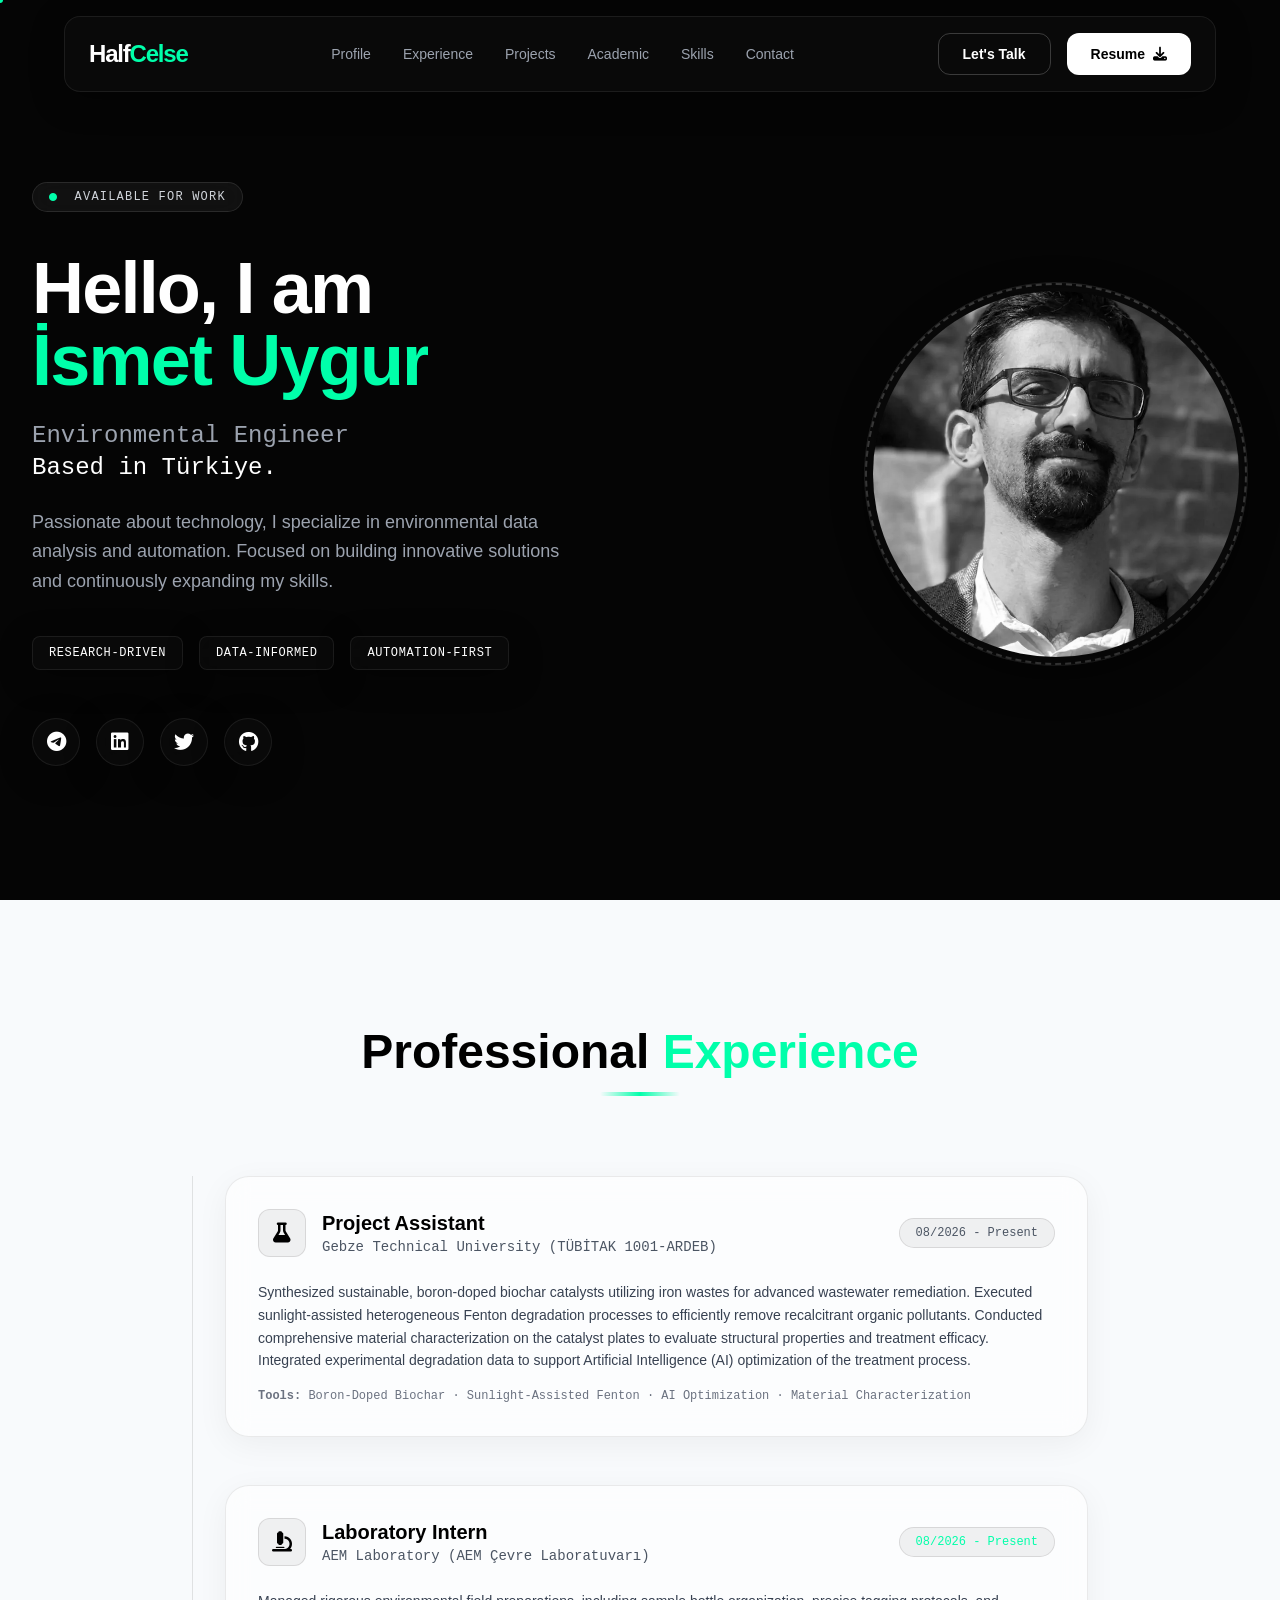
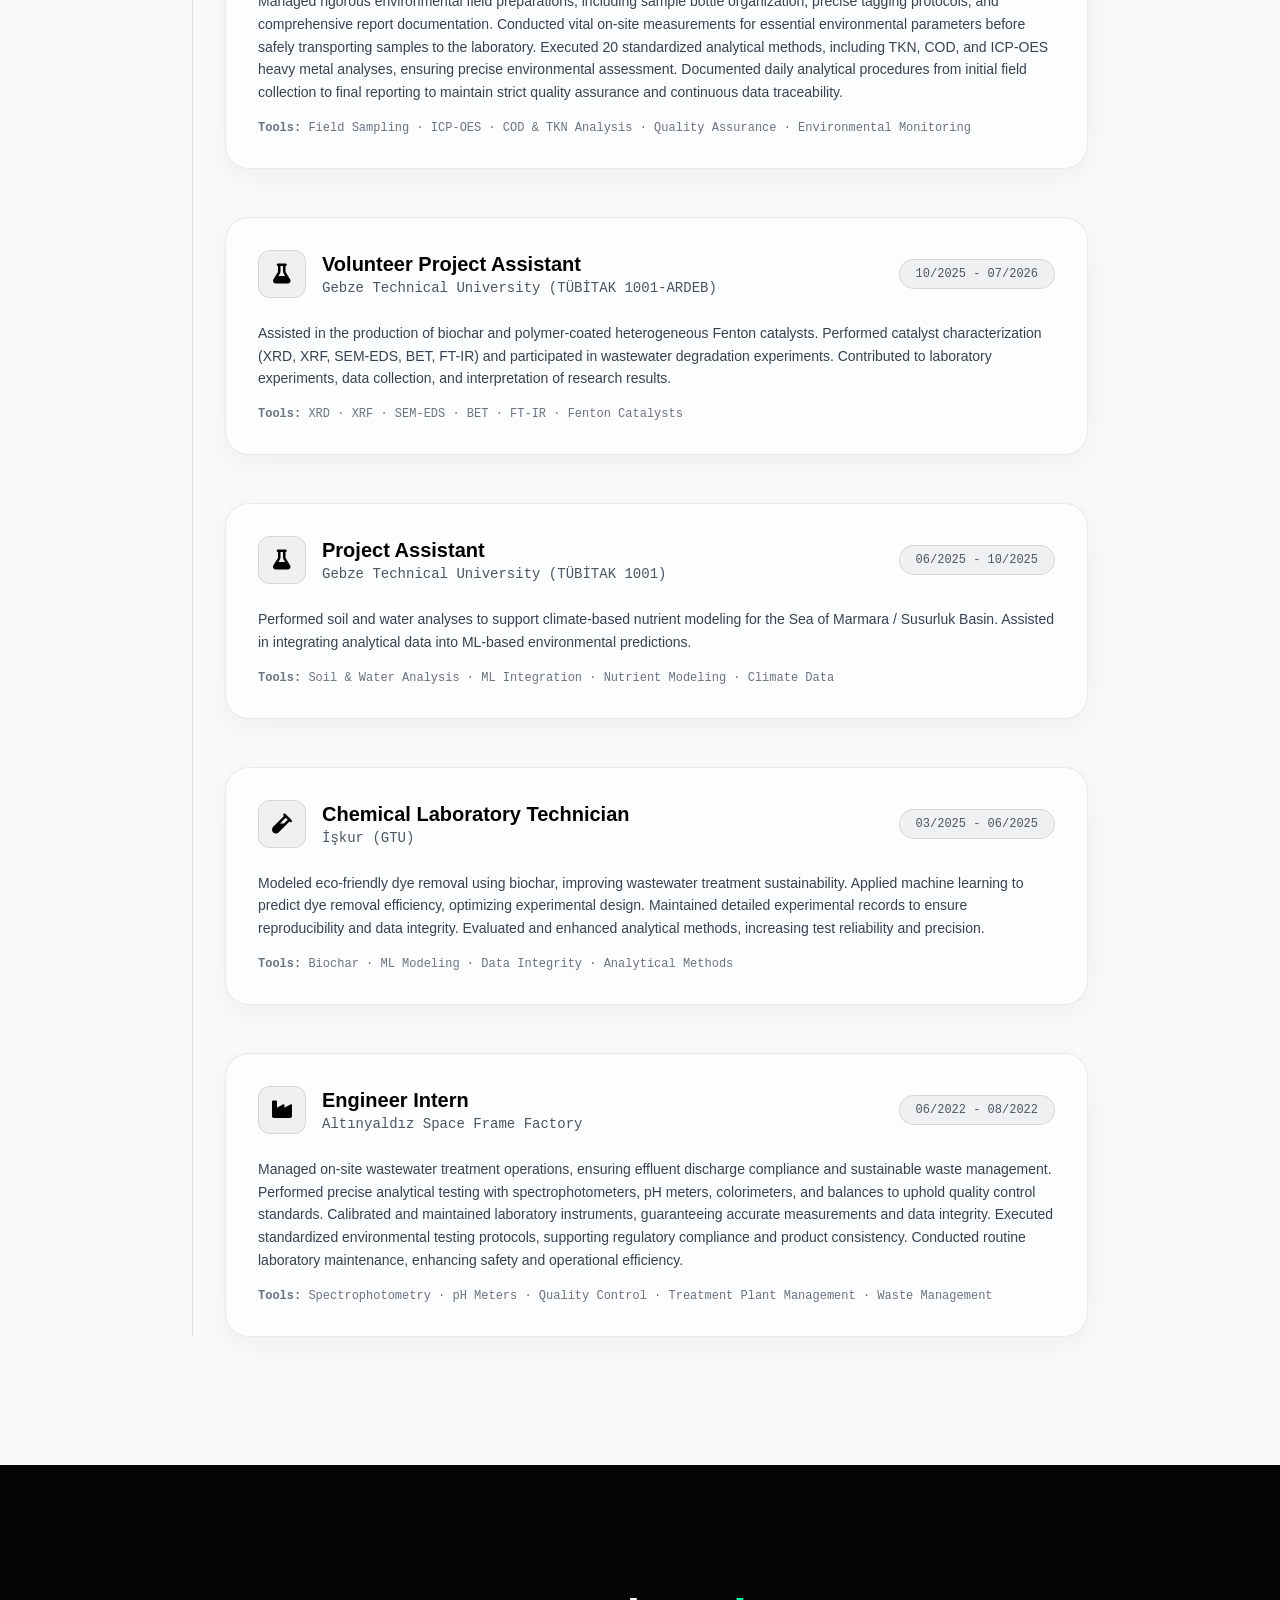
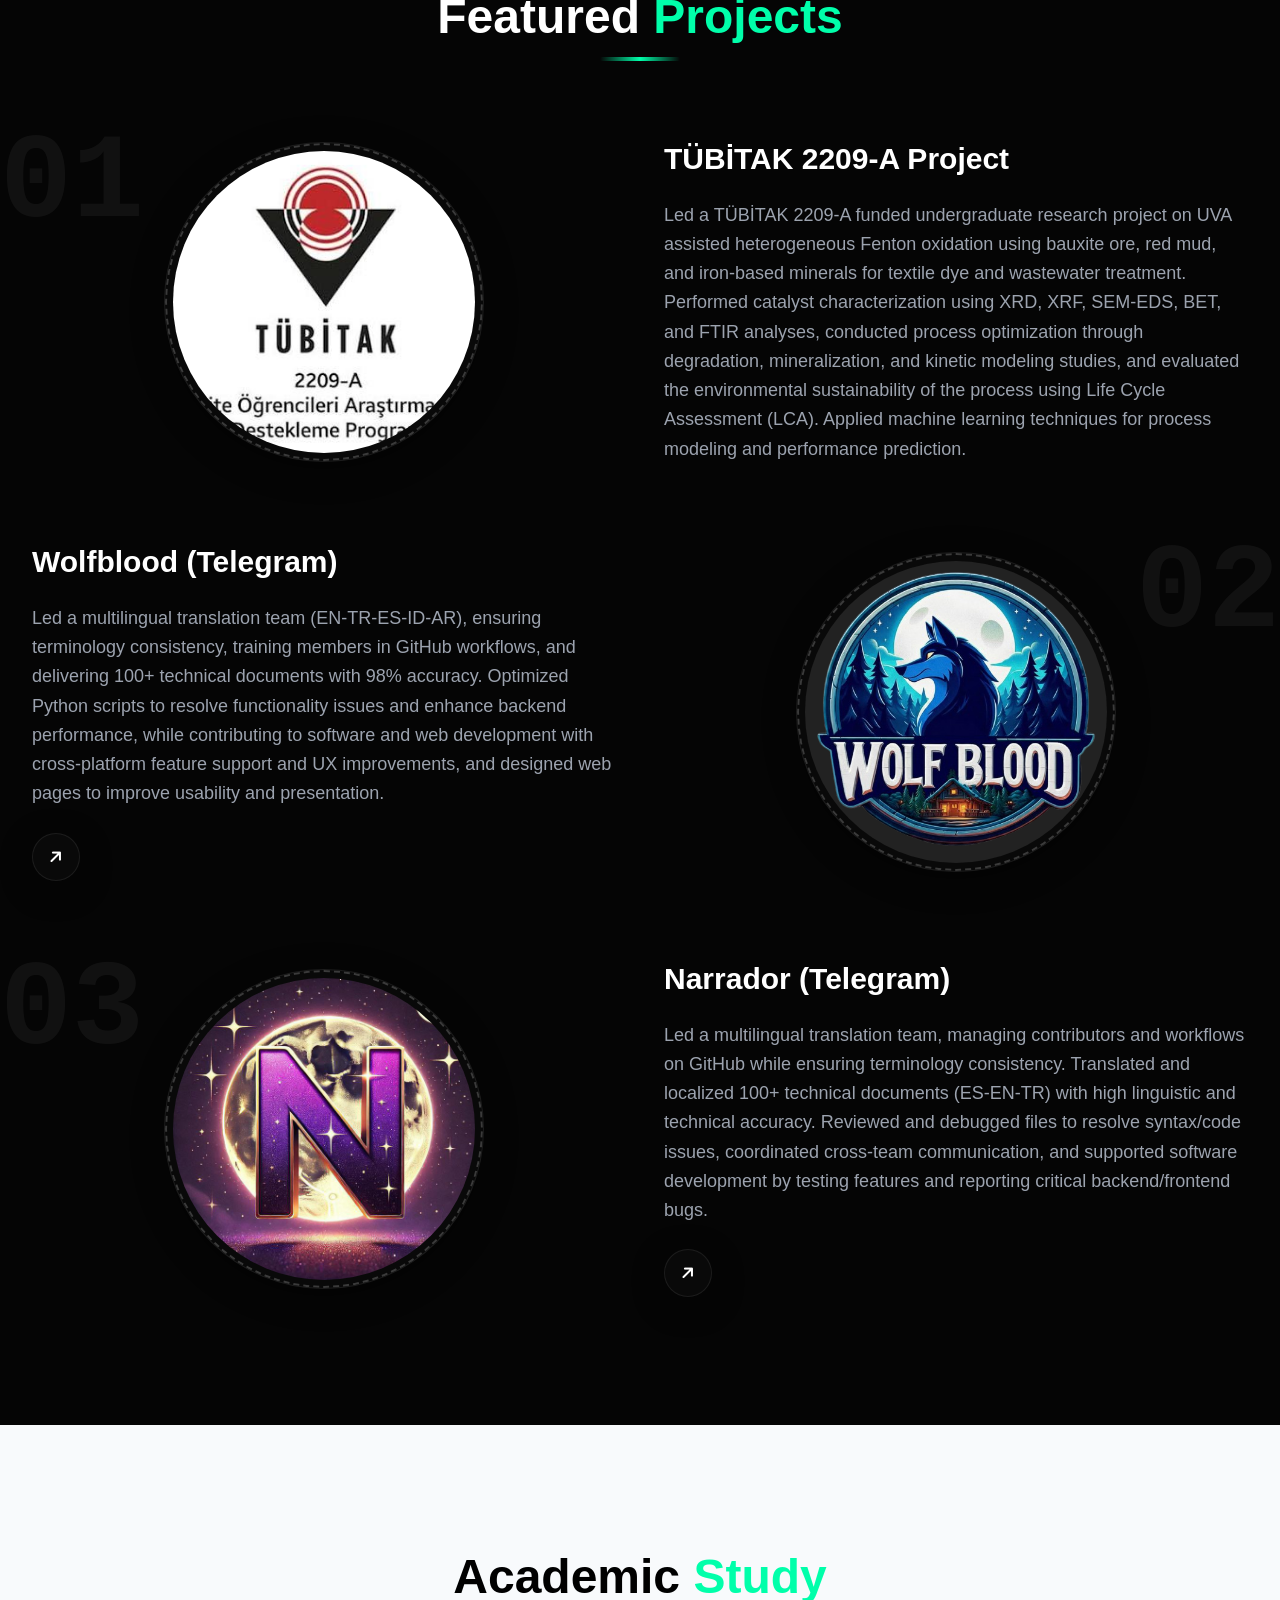
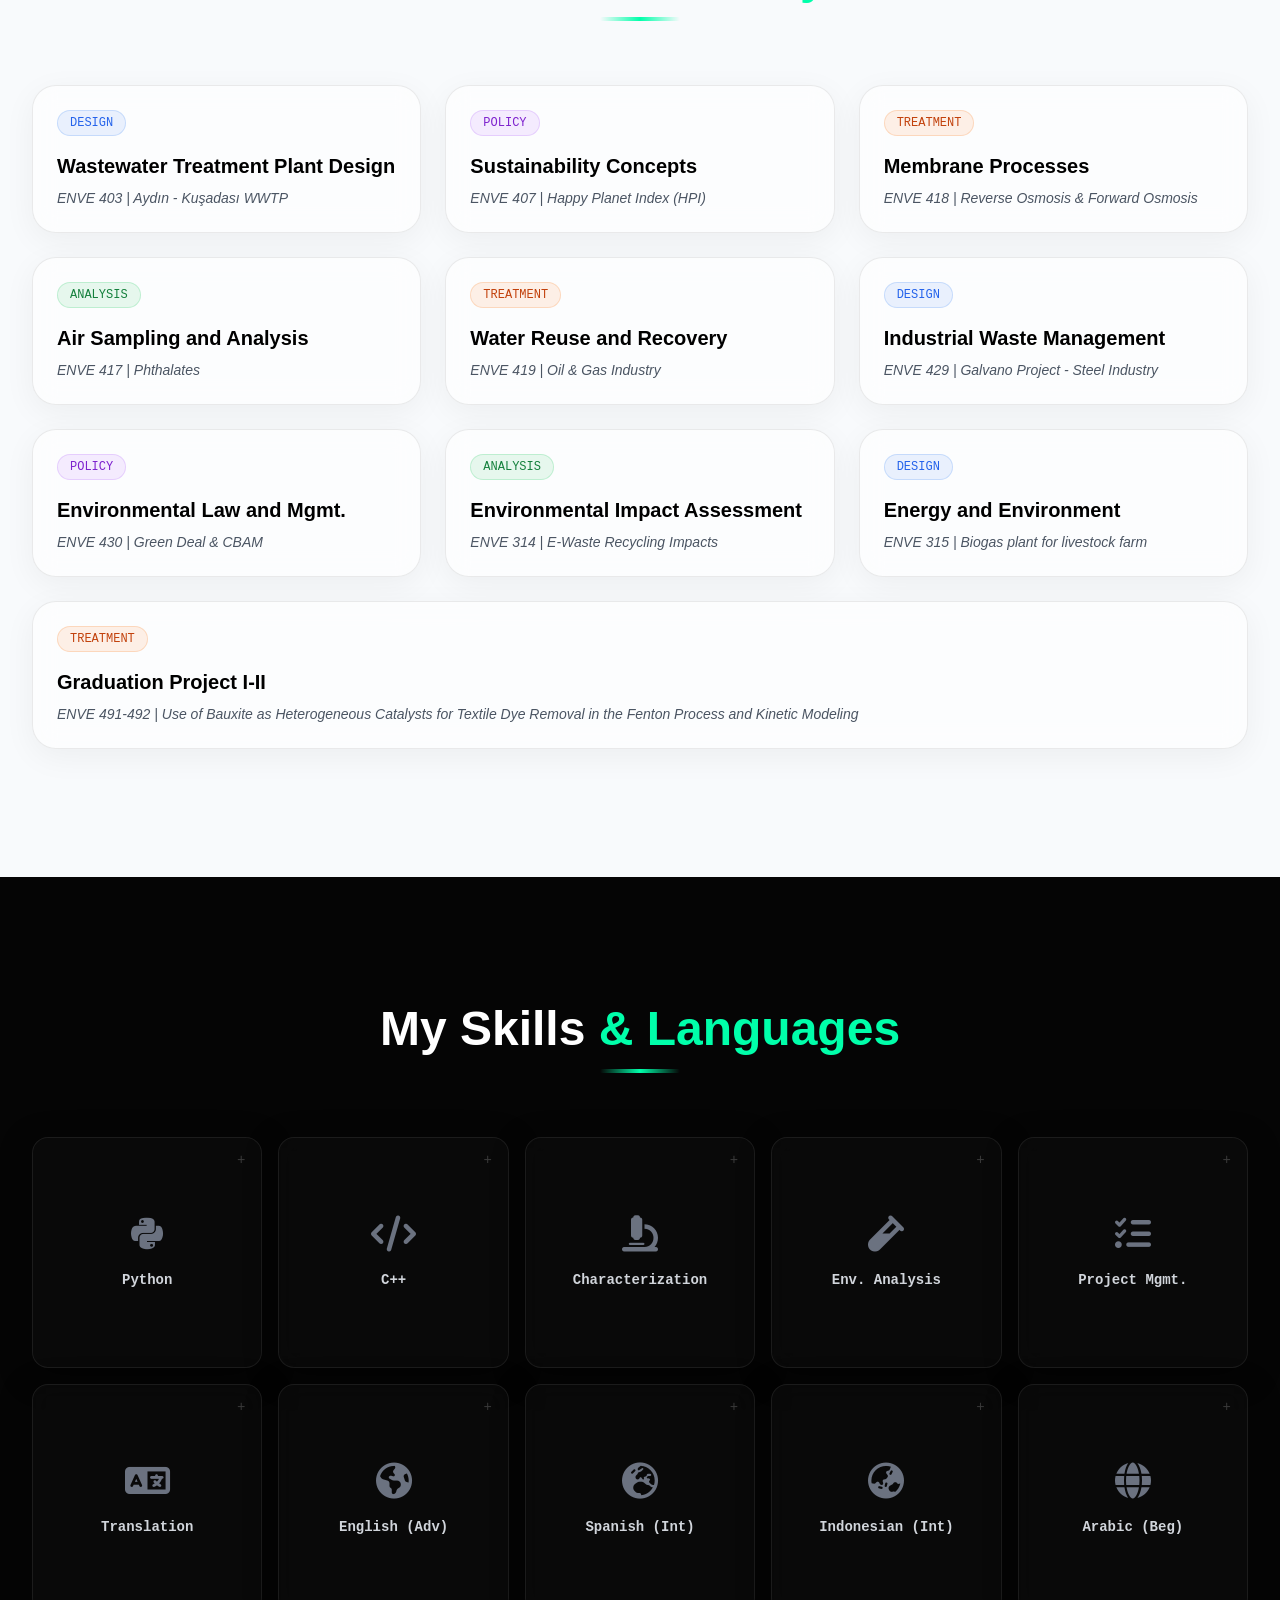
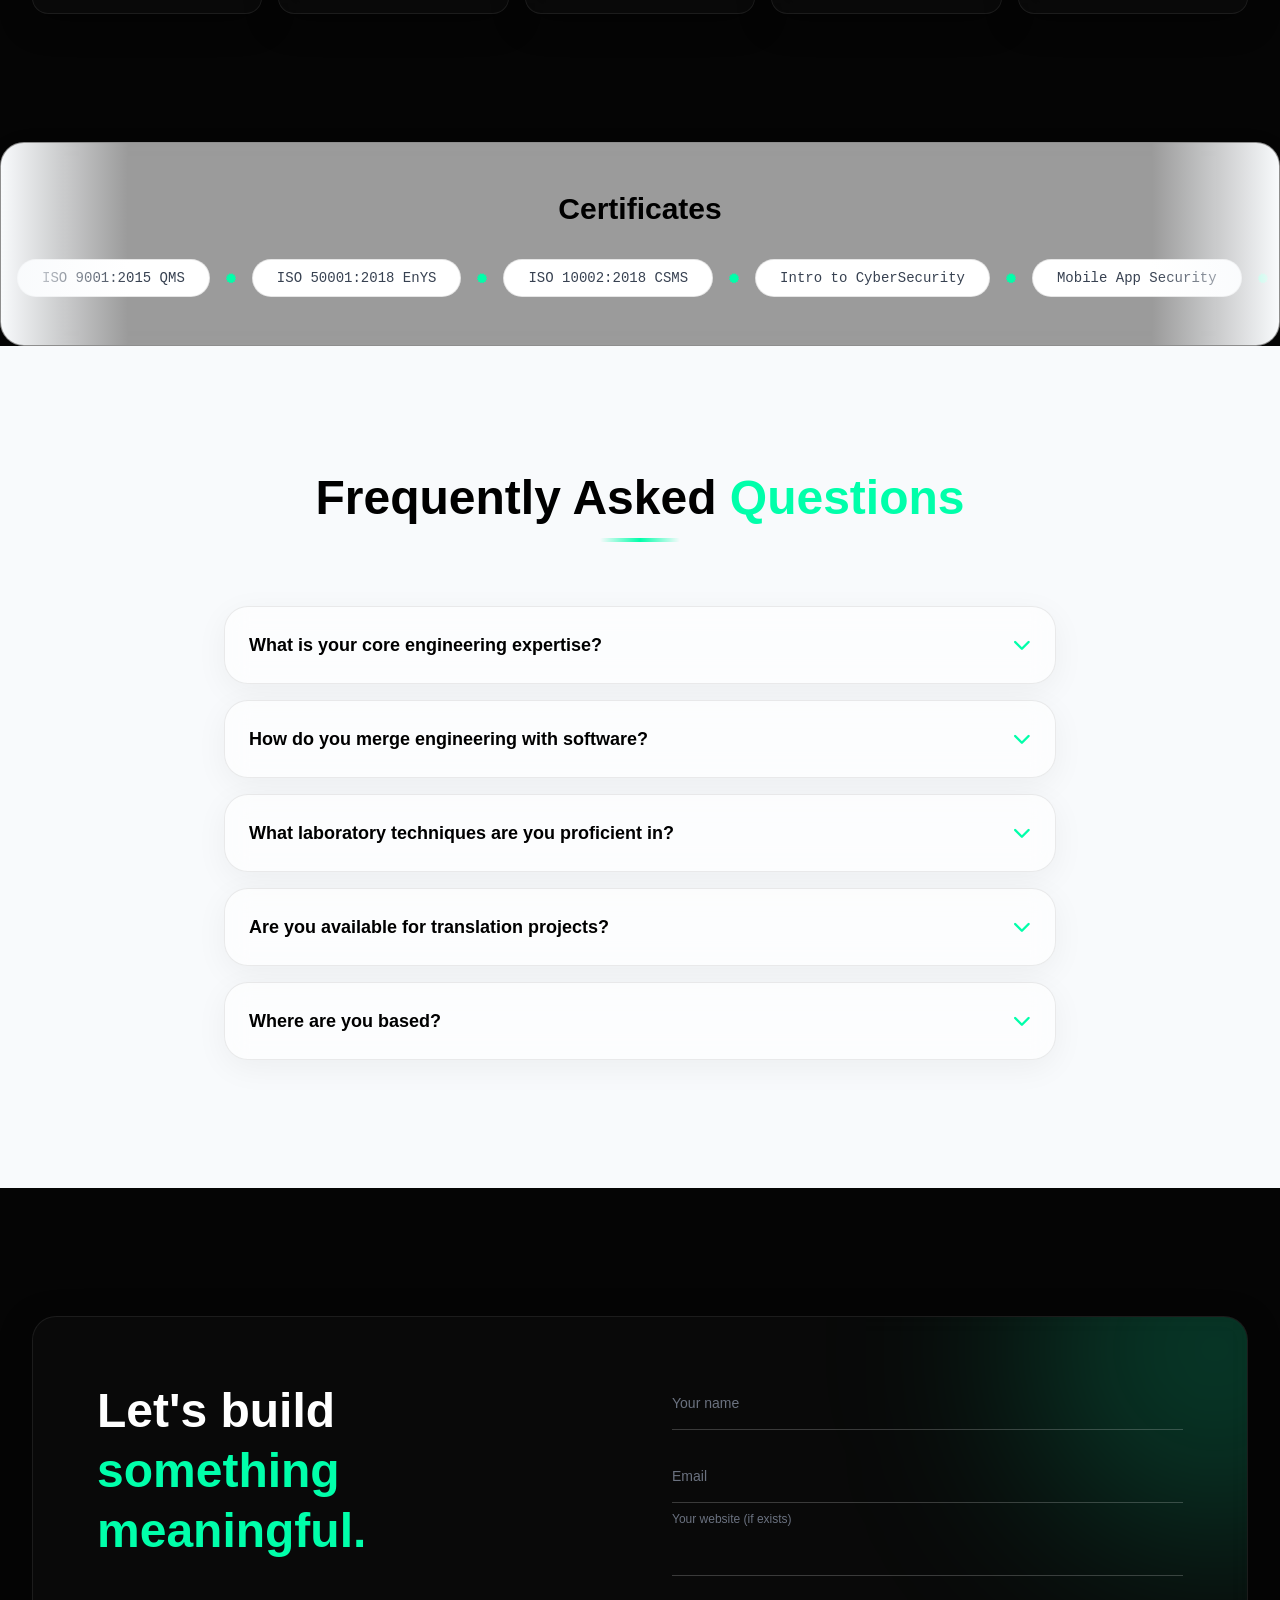
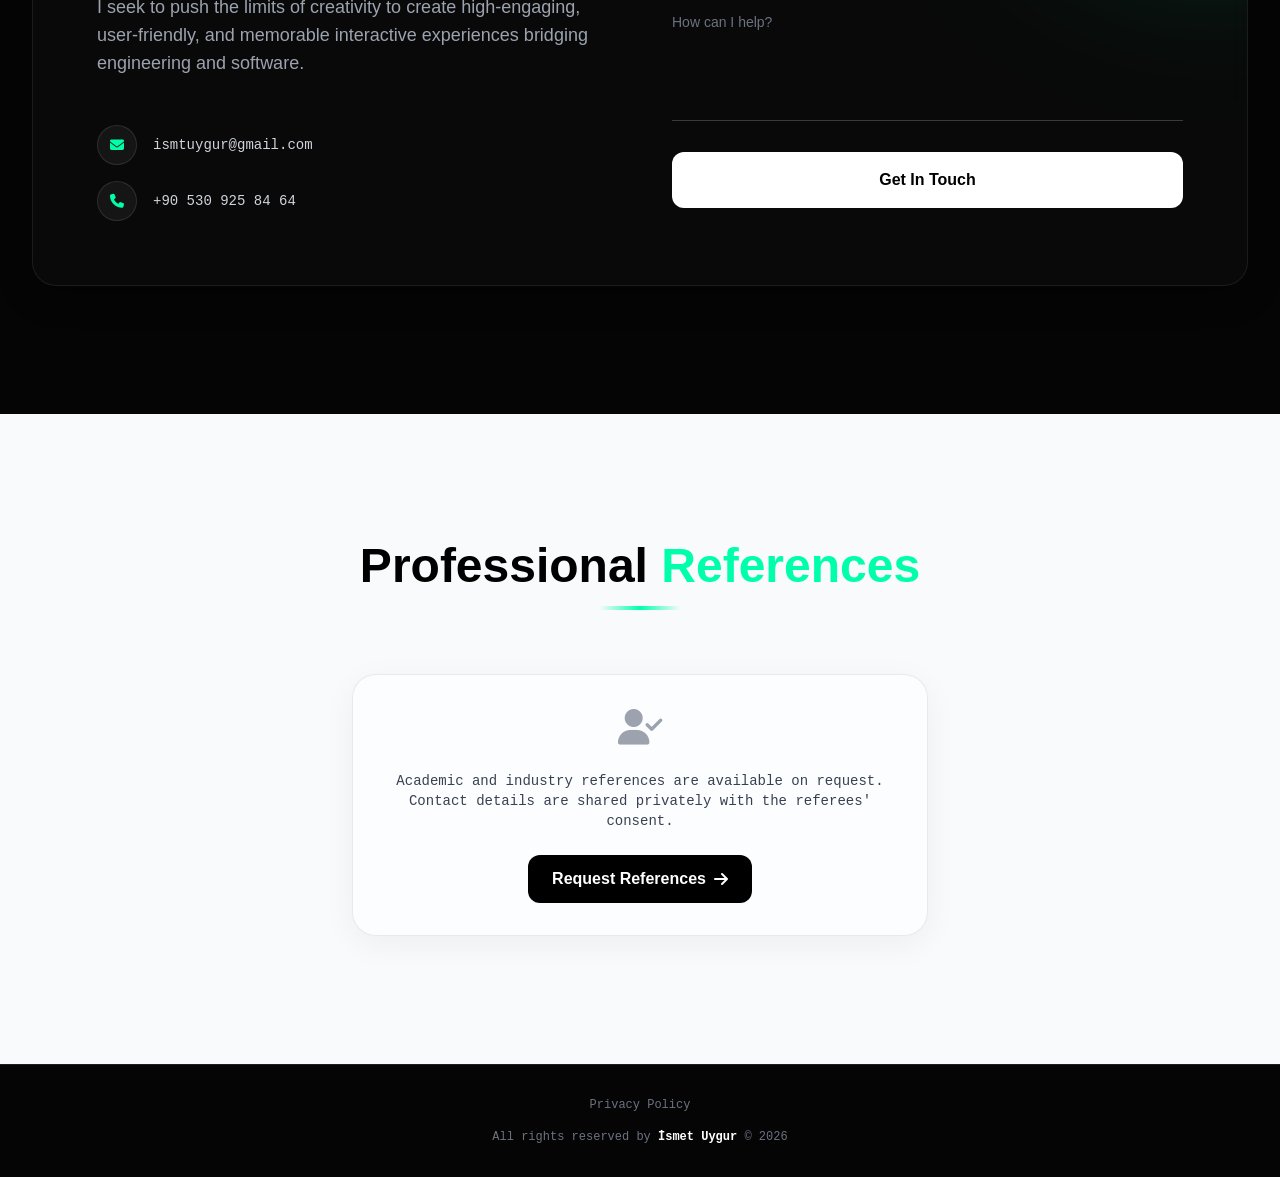
<file: index.html>
﻿<!DOCTYPE html>
<html lang="en" class="scroll-smooth">
<head>
    <meta charset="UTF-8">
    <meta http-equiv="Content-Security-Policy" content="default-src 'self'; script-src 'self'; style-src 'self' 'unsafe-inline' https://fonts.googleapis.com https://cdnjs.cloudflare.com; font-src https://fonts.gstatic.com https://cdnjs.cloudflare.com; img-src 'self' data: https://placehold.co; connect-src https://formspree.io; form-action https://formspree.io; base-uri 'self'; object-src 'none'">
    <meta name="referrer" content="strict-origin-when-cross-origin">
    <meta name="viewport" content="width=device-width, initial-scale=1.0">
    <title>İsmet Uygur | Environmental Engineer & Sustainable Tech Developer</title>
    <meta name="description" content="Portfolio of İsmet Uygur, an Environmental Engineer specializing in Fenton oxidation, wastewater treatment, and Python-driven sustainability solutions in Türkiye.">
    <meta name="theme-color" content="#050505">
    <link rel="canonical" href="https://halfcelse7.github.io/MyResume/">
    <link rel="icon" type="image/jpeg" href="image/Logo.jpg">
    <meta property="og:type" content="website">
    <meta property="og:title" content="İsmet Uygur | Environmental Engineer & Sustainable Tech Developer">
    <meta property="og:description" content="Environmental Engineer specializing in Fenton oxidation, wastewater treatment and Python-driven sustainability solutions.">
    <meta property="og:url" content="https://halfcelse7.github.io/MyResume/">
    <noscript><style>.reveal{opacity:1!important;transform:none!important}</style></noscript>
    <script type="application/ld+json">
        {
          "@context": "https://schema.org",
          "@type": "Person",
          "name": "İsmet Uygur",
          "jobTitle": "Environmental Engineer",
          "alumniOf": {
            "@type": "CollegeOrUniversity",
            "name": "Gebze Technical University"
          },
          "url": "https://halfcelse7.github.io/MyResume/",
          "sameAs": [
            "https://www.linkedin.com/in/ismet-uygur-a36746227/",
            "https://github.com/Halfcelse7"
          ]
        }
    </script>
    <link href="https://fonts.googleapis.com/css2?family=Outfit:wght@300;400;500;600;700;800&family=Space+Mono:wght@400;700&display=swap" rel="stylesheet">
    <link rel="stylesheet" href="https://cdnjs.cloudflare.com/ajax/libs/font-awesome/6.4.0/css/all.min.css">
    <link rel="stylesheet" href="tailwind.css">
    <link rel="stylesheet" href="style.css">

</head>
<body class="antialiased selection:bg-brand-green selection:text-black" data-current-theme="green">

    <a href="#main" class="sr-only focus:not-sr-only focus:fixed focus:top-2 focus:left-2 focus:z-[200] focus:bg-white focus:text-black focus:px-4 focus:py-2 focus:rounded-lg">Skip to content</a>
    <div id="theme-glow"></div>
    <canvas id="bg-canvas" aria-hidden="true"></canvas>

    <div id="cursor-container">
        <div class="cursor-dot"></div>
        <div class="cursor-ring cursor-ring-1"></div>
        <div class="cursor-ring cursor-ring-2"></div>
    </div>

    <header class="fixed top-0 w-full z-50 transition-all duration-500" id="header">
        <div class="glass mx-auto mt-4 max-w-6xl rounded-2xl px-6 py-4 flex justify-between items-center transition-all duration-500">
            <div class="text-2xl font-bold tracking-tighter text-white z-10 cursor-hover logo-text transition-colors">Half<span class="text-gradient theme-text">Celse</span></div>

            <nav aria-label="Primary" class="hidden md:flex gap-8 items-center z-10">
                <a href="#about" class="nav-link text-sm font-medium text-gray-400 hover:text-white transition-colors cursor-hover">Profile</a>
                <a href="#experience" class="nav-link text-sm font-medium text-gray-400 hover:text-white transition-colors cursor-hover">Experience</a>
                <a href="#projects" class="nav-link text-sm font-medium text-gray-400 hover:text-white transition-colors cursor-hover">Projects</a>
                <a href="#academic" class="nav-link text-sm font-medium text-gray-400 hover:text-white transition-colors cursor-hover">Academic</a>
                <a href="#skills" class="nav-link text-sm font-medium text-gray-400 hover:text-white transition-colors cursor-hover">Skills</a>
                <a href="#contact" class="nav-link text-sm font-medium text-gray-400 hover:text-white transition-colors cursor-hover">Contact</a>
            </nav>

            <div class="z-10 flex gap-4">
                <a href="#contact" class="hidden md:flex magnetic-btn relative overflow-hidden group bg-transparent border border-white/20 text-white px-6 py-2.5 rounded-xl font-semibold text-sm items-center transition-all hover:border-brand-green cursor-hover">
                    <span class="relative z-10">Let's Talk</span>
                </a>
                <a href="Ismet_Uygur_Resume.pdf" download="Ismet_Uygur_Resume.pdf" class="magnetic-btn relative overflow-hidden group bg-white text-black px-6 py-2.5 rounded-xl font-semibold text-sm flex items-center gap-2 transition-all hover:shadow-[0_0_20px_rgba(255,255,255,0.3)] cursor-hover header-btn">
                    <span class="relative z-10 flex items-center gap-2">Resume <i class="fas fa-download"></i></span>
                    <div class="absolute inset-0 bg-brand-green translate-y-[100%] group-hover:translate-y-0 transition-transform duration-300 ease-in-out z-0 theme-bg"></div>
                </a>
            </div>
        </div>
    </header>

    <main id="main" class="relative flex flex-col space-y-0" style="z-index: 10;">

        <section id="about" class="min-h-screen flex flex-col lg:flex-row items-center justify-center px-4 md:px-8 section-dark bg-[#050505]" data-theme="green">
            <div class="max-w-7xl w-full mx-auto flex flex-col lg:flex-row items-center justify-center gap-12 lg:gap-24 relative pt-32 pb-20">

                <div class="flex-1 space-y-6 reveal z-10">
                    <div class="inline-block px-4 py-1.5 rounded-full border border-white/10 bg-white/5 backdrop-blur-md text-xs font-mono tracking-widest text-gray-300 uppercase mb-4">
                        <i class="fas fa-circle text-[8px] text-brand-green animate-pulse mr-2 theme-text"></i> Available for work
                    </div>
                    <h1 class="text-5xl md:text-7xl font-extrabold leading-tight tracking-tight text-white">
                        Hello, I am <br>
                        <span class="text-gradient theme-text" id="typewriter">İsmet Uygur</span>
                    </h1>
                    <h2 class="text-xl md:text-2xl text-gray-400 font-medium font-mono">
                        Environmental Engineer <br> <span class="text-white">Based in Türkiye.</span>
                    </h2>
                    <p class="text-gray-400 max-w-xl text-lg leading-relaxed">
                        Passionate about technology, I specialize in environmental data analysis and automation. Focused on building innovative solutions and continuously expanding my skills.
                    </p>

                    <div class="flex flex-wrap gap-4 pt-4 font-mono text-xs text-gray-400 uppercase tracking-wider">
                        <span class="glass px-4 py-2 rounded-lg border-white/5 text-white">Research-driven</span>
                        <span class="glass px-4 py-2 rounded-lg border-white/5 text-white">Data-informed</span>
                        <span class="glass px-4 py-2 rounded-lg border-white/5 text-white">Automation-first</span>
                    </div>

                    <div class="flex gap-4 pt-6">
                        <a href="https://t.me/Halfcelse" aria-label="Telegram" target="_blank" rel="noopener noreferrer" class="magnetic-btn w-12 h-12 rounded-full glass flex items-center justify-center text-xl hover:text-brand-green hover:border-brand-green transition-all cursor-hover theme-hover-text theme-hover-border text-white"><i class="fab fa-telegram"></i></a>
                        <a href="https://www.linkedin.com/in/ismet-uygur-a36746227/" aria-label="LinkedIn" target="_blank" rel="noopener noreferrer" class="magnetic-btn w-12 h-12 rounded-full glass flex items-center justify-center text-xl hover:text-brand-green hover:border-brand-green transition-all cursor-hover theme-hover-text theme-hover-border text-white"><i class="fab fa-linkedin"></i></a>
                        <a href="https://x.com/smetUygur2" aria-label="X (Twitter)" target="_blank" rel="noopener noreferrer" class="magnetic-btn w-12 h-12 rounded-full glass flex items-center justify-center text-xl hover:text-brand-green hover:border-brand-green transition-all cursor-hover theme-hover-text theme-hover-border text-white"><i class="fab fa-twitter"></i></a>
                        <a href="https://github.com/Halfcelse7" aria-label="GitHub" target="_blank" rel="noopener noreferrer" class="magnetic-btn w-12 h-12 rounded-full glass flex items-center justify-center text-xl hover:text-brand-green hover:border-brand-green transition-all cursor-hover theme-hover-text theme-hover-border text-white"><i class="fab fa-github"></i></a>
                    </div>
                </div>

                <div class="flex-1 flex justify-center lg:justify-end reveal tilt-element z-10">
                    <div class="relative w-72 h-72 md:w-96 md:h-96 rounded-full p-2 glass flex items-center justify-center group cursor-hover">
                        <div class="absolute inset-0 rounded-full border-2 border-dashed border-white/20 group-hover:border-brand-green animate-spin-slow theme-hover-border"></div>
                        <img src="image/i.uygur.webp" width="726" height="900" fetchpriority="high" decoding="async" data-fallback="https://placehold.co/400x400/111/fff?text=I.U" alt="Profile Illustration" class="rounded-full w-full h-full object-cover grayscale group-hover:grayscale-0 transition-all duration-700 tilt-content shadow-2xl">
                    </div>
                </div>
            </div>
        </section>

        <section id="experience" class="py-32 relative section-light bg-[#f8fafc]" data-theme="blue">
            <div class="max-w-7xl mx-auto px-4 md:px-8 relative z-10">

                <div class="text-center mb-20 reveal">
                    <h2 class="text-4xl md:text-5xl font-bold mb-4 text-black">Professional <span class="text-gradient theme-text">Experience</span></h2>
                    <div class="h-1 w-20 bg-gradient-to-r from-transparent via-brand-blue to-transparent mx-auto rounded-full theme-gradient"></div>
                </div>

                <div class="relative max-w-4xl mx-auto border-l border-black/10 pl-8 space-y-12 ml-4 md:ml-auto">

                    <!-- Project Assistant (TÜBİTAK 1001-ARDEB Project) -->
                    <div class="relative glass-card-light p-8 reveal interactive-card group cursor-hover">
                        <div class="absolute w-4 h-4 rounded-full bg-gray-300 group-hover:bg-brand-blue transition-colors -left-[41px] top-10 theme-hover-bg theme-transition"></div>
                        <div class="flex flex-col md:flex-row justify-between items-start md:items-center mb-6 gap-4">
                            <div class="flex items-center gap-4">
                                <div class="w-12 h-12 rounded-xl bg-black/5 border border-black/10 flex items-center justify-center text-xl text-black group-hover:text-brand-blue transition-colors theme-hover-text">
                                    <i class="fas fa-flask"></i>
                                </div>
                                <div>
                                    <h3 class="text-xl font-bold text-black">Project Assistant</h3>
                                    <p class="text-sm font-mono text-gray-600">Gebze Technical University (TÜBİTAK 1001-ARDEB)</p>
                                </div>
                            </div>
                            <div class="px-4 py-1.5 rounded-full bg-black/5 border border-black/10 text-xs font-mono text-gray-600">
                                08/2026 - Present
                            </div>
                        </div>
                        <p class="text-gray-700 leading-relaxed text-sm mb-4">
                            Synthesized sustainable, boron-doped biochar catalysts utilizing iron wastes for advanced wastewater remediation. Executed sunlight-assisted heterogeneous Fenton degradation processes to efficiently remove recalcitrant organic pollutants. Conducted comprehensive material characterization on the catalyst plates to evaluate structural properties and treatment efficacy. Integrated experimental degradation data to support Artificial Intelligence (AI) optimization of the treatment process.
                        </p>
                        <div class="text-xs font-mono text-gray-500">
                            <strong>Tools:</strong> Boron-Doped Biochar · Sunlight-Assisted Fenton · AI Optimization · Material Characterization
                        </div>
                    </div>

                    <!-- AEM Laboratory Experience -->
                    <div class="relative glass-card-light p-8 reveal interactive-card group cursor-hover">
                        <div class="absolute w-4 h-4 rounded-full bg-brand-blue -left-[41px] top-10 shadow-[0_0_15px_var(--theme-color)] theme-bg"></div>
                        <div class="flex flex-col md:flex-row justify-between items-start md:items-center mb-6 gap-4">
                            <div class="flex items-center gap-4">
                                <div class="w-12 h-12 rounded-xl bg-black/5 border border-black/10 flex items-center justify-center text-xl text-black group-hover:text-brand-blue transition-colors theme-hover-text">
                                    <i class="fas fa-microscope"></i>
                                </div>
                                <div>
                                    <h3 class="text-xl font-bold text-black">Laboratory Intern</h3>
                                    <p class="text-sm font-mono text-gray-600">AEM Laboratory (AEM Çevre Laboratuvarı)</p>
                                </div>
                            </div>
                            <div class="px-4 py-1.5 rounded-full bg-black/5 border border-black/10 text-xs font-mono text-brand-blue theme-text theme-border">
                                08/2026 - Present
                            </div>
                        </div>
                        <p class="text-gray-700 leading-relaxed text-sm mb-4">
                            Managed rigorous environmental field preparations, including sample bottle organization, precise tagging protocols, and comprehensive report documentation. Conducted vital on-site measurements for essential environmental parameters before safely transporting samples to the laboratory. Executed 20 standardized analytical methods, including TKN, COD, and ICP-OES heavy metal analyses, ensuring precise environmental assessment. Documented daily analytical procedures from initial field collection to final reporting to maintain strict quality assurance and continuous data traceability.
                        </p>
                        <div class="text-xs font-mono text-gray-500">
                            <strong>Tools:</strong> Field Sampling · ICP-OES · COD & TKN Analysis · Quality Assurance · Environmental Monitoring
                        </div>
                    </div>

                    <!-- Volunteer Project Assistant -->
                    <div class="relative glass-card-light p-8 reveal interactive-card group cursor-hover">
                        <div class="absolute w-4 h-4 rounded-full bg-gray-300 group-hover:bg-brand-blue transition-colors -left-[41px] top-10 theme-hover-bg theme-transition"></div>
                        <div class="flex flex-col md:flex-row justify-between items-start md:items-center mb-6 gap-4">
                            <div class="flex items-center gap-4">
                                <div class="w-12 h-12 rounded-xl bg-black/5 border border-black/10 flex items-center justify-center text-xl text-black group-hover:text-brand-blue transition-colors theme-hover-text">
                                    <i class="fas fa-flask"></i>
                                </div>
                                <div>
                                    <h3 class="text-xl font-bold text-black">Volunteer Project Assistant</h3>
                                    <p class="text-sm font-mono text-gray-600">Gebze Technical University (TÜBİTAK 1001-ARDEB)</p>
                                </div>
                            </div>
                            <div class="px-4 py-1.5 rounded-full bg-black/5 border border-black/10 text-xs font-mono text-gray-600">
                                10/2025 - 07/2026
                            </div>
                        </div>
                        <p class="text-gray-700 leading-relaxed text-sm mb-4">
                            Assisted in the production of biochar and polymer-coated heterogeneous Fenton catalysts. Performed catalyst characterization (XRD, XRF, SEM-EDS, BET, FT-IR) and participated in wastewater degradation experiments. Contributed to laboratory experiments, data collection, and interpretation of research results.
                        </p>
                        <div class="text-xs font-mono text-gray-500">
                            <strong>Tools:</strong> XRD · XRF · SEM-EDS · BET · FT-IR · Fenton Catalysts
                        </div>
                    </div>

                    <!-- Project Assistant -->
                    <div class="relative glass-card-light p-8 reveal interactive-card group cursor-hover">
                        <div class="absolute w-4 h-4 rounded-full bg-gray-300 group-hover:bg-brand-blue transition-colors -left-[41px] top-10 theme-hover-bg theme-transition"></div>
                        <div class="flex flex-col md:flex-row justify-between items-start md:items-center mb-6 gap-4">
                            <div class="flex items-center gap-4">
                                <div class="w-12 h-12 rounded-xl bg-black/5 border border-black/10 flex items-center justify-center text-xl text-black group-hover:text-brand-blue transition-colors theme-hover-text">
                                    <i class="fas fa-flask"></i>
                                </div>
                                <div>
                                    <h3 class="text-xl font-bold text-black">Project Assistant</h3>
                                    <p class="text-sm font-mono text-gray-600">Gebze Technical University (TÜBİTAK 1001)</p>
                                </div>
                            </div>
                            <div class="px-4 py-1.5 rounded-full bg-black/5 border border-black/10 text-xs font-mono text-gray-600">
                                06/2025 - 10/2025
                            </div>
                        </div>
                        <p class="text-gray-700 leading-relaxed text-sm mb-4">
                            Performed soil and water analyses to support climate-based nutrient modeling for the Sea of Marmara / Susurluk Basin. Assisted in integrating analytical data into ML-based environmental predictions.
                        </p>
                        <div class="text-xs font-mono text-gray-500">
                            <strong>Tools:</strong> Soil & Water Analysis · ML Integration · Nutrient Modeling · Climate Data
                        </div>
                    </div>

                    <!--  Chemical Laboratory Technician -->
                    <div class="relative glass-card-light p-8 reveal interactive-card group cursor-hover">
                        <div class="absolute w-4 h-4 rounded-full bg-gray-300 group-hover:bg-brand-blue transition-colors -left-[41px] top-10 theme-hover-bg theme-transition"></div>
                        <div class="flex flex-col md:flex-row justify-between items-start md:items-center mb-6 gap-4">
                            <div class="flex items-center gap-4">
                                <div class="w-12 h-12 rounded-xl bg-black/5 border border-black/10 flex items-center justify-center text-xl text-black group-hover:text-brand-blue transition-colors theme-hover-text">
                                    <i class="fas fa-vial"></i>
                                </div>
                                <div>
                                    <h3 class="text-xl font-bold text-black">Chemical Laboratory Technician</h3>
                                    <p class="text-sm font-mono text-gray-600">İşkur (GTU)</p>
                                </div>
                            </div>
                            <div class="px-4 py-1.5 rounded-full bg-black/5 border border-black/10 text-xs font-mono text-gray-600">
                                03/2025 - 06/2025
                            </div>
                        </div>
                        <p class="text-gray-700 leading-relaxed text-sm mb-4">
                            Modeled eco-friendly dye removal using biochar, improving wastewater treatment sustainability. Applied machine learning to predict dye removal efficiency, optimizing experimental design. Maintained detailed experimental records to ensure reproducibility and data integrity. Evaluated and enhanced analytical methods, increasing test reliability and precision.
                        </p>
                        <div class="text-xs font-mono text-gray-500">
                            <strong>Tools:</strong> Biochar · ML Modeling · Data Integrity · Analytical Methods
                        </div>
                    </div>

                    <!-- Engineer Intern -->
                    <div class="relative glass-card-light p-8 reveal interactive-card group cursor-hover">
                        <div class="absolute w-4 h-4 rounded-full bg-gray-300 group-hover:bg-brand-blue transition-colors -left-[41px] top-10 theme-hover-bg theme-transition"></div>
                        <div class="flex flex-col md:flex-row justify-between items-start md:items-center mb-6 gap-4">
                            <div class="flex items-center gap-4">
                                <div class="w-12 h-12 rounded-xl bg-black/5 border border-black/10 flex items-center justify-center text-xl text-black group-hover:text-brand-blue transition-colors theme-hover-text">
                                    <i class="fas fa-industry"></i>
                                </div>
                                <div>
                                    <h3 class="text-xl font-bold text-black">Engineer Intern</h3>
                                    <p class="text-sm font-mono text-gray-600">Altınyaldız Space Frame Factory</p>
                                </div>
                            </div>
                            <div class="px-4 py-1.5 rounded-full bg-black/5 border border-black/10 text-xs font-mono text-gray-600">
                                06/2022 - 08/2022
                            </div>
                        </div>
                        <p class="text-gray-700 leading-relaxed text-sm mb-4">
                            Managed on-site wastewater treatment operations, ensuring effluent discharge compliance and sustainable waste management. Performed precise analytical testing with spectrophotometers, pH meters, colorimeters, and balances to uphold quality control standards. Calibrated and maintained laboratory instruments, guaranteeing accurate measurements and data integrity. Executed standardized environmental testing protocols, supporting regulatory compliance and product consistency. Conducted routine laboratory maintenance, enhancing safety and operational efficiency.
                        </p>
                        <div class="text-xs font-mono text-gray-500">
                            <strong>Tools:</strong> Spectrophotometry · pH Meters · Quality Control · Treatment Plant Management · Waste Management
                        </div>
                    </div>

                </div>

            </div>
        </section>

        <section id="projects" class="py-32 relative section-dark bg-[#050505]" data-theme="green">
            <div class="max-w-7xl mx-auto px-4 md:px-8 relative z-10">
                <div class="text-center mb-20 reveal">
                    <h2 class="text-4xl md:text-5xl font-bold mb-4 text-white">Featured <span class="text-gradient theme-text">Projects</span></h2>
                    <div class="h-1 w-20 bg-gradient-to-r from-transparent via-brand-green to-transparent mx-auto rounded-full theme-gradient"></div>
                </div>

                <div class="grid grid-cols-1 gap-20">
                    <!-- Project 1 -->
                    <div class="flex flex-col lg:flex-row items-center gap-12 group reveal tilt-element">
                        <div class="lg:w-1/2 relative flex justify-center">
                            <div class="text-[120px] font-bold absolute -top-12 -left-8 text-white/5 font-mono pointer-events-none select-none z-0">01</div>
                            <div class="relative w-64 h-64 md:w-80 md:h-80 rounded-full p-2 glass tilt-content cursor-hover z-10 shadow-2xl flex items-center justify-center overflow-hidden">
                                <div class="absolute inset-0 rounded-full border-2 border-dashed border-white/20 group-hover:border-brand-green animate-spin-slow theme-hover-border"></div>
                                <img loading="lazy" decoding="async" src="image/tübitak.jpg" data-fallback="https://placehold.co/400x400/111/fff?text=TUBITAK" alt="Tübitak Logo" class="rounded-full w-full h-full object-cover transition-transform duration-700 group-hover:scale-110">
                            </div>
                        </div>
                        <div class="lg:w-1/2 space-y-6 relative z-10">
                            <h3 class="text-3xl font-bold text-white group-hover:text-brand-green transition-colors theme-hover-text">TÜBİTAK 2209-A Project</h3>
                            <p class="text-gray-400 leading-relaxed text-lg">
                                Led a TÜBİTAK 2209-A funded undergraduate research project on UVA assisted heterogeneous Fenton oxidation using bauxite ore, red mud, and iron-based minerals for textile dye and wastewater treatment. Performed catalyst characterization using XRD, XRF, SEM-EDS, BET, and FTIR analyses, conducted process optimization through degradation, mineralization, and kinetic modeling studies, and evaluated the environmental sustainability of the process using Life Cycle Assessment (LCA). Applied machine learning techniques for process modeling and performance prediction.
                            </p>
                        </div>
                    </div>

                    <!-- Project 2 -->
                    <div class="flex flex-col lg:flex-row-reverse items-center gap-12 group reveal tilt-element">
                        <div class="lg:w-1/2 relative flex justify-center">
                            <div class="text-[120px] font-bold absolute -top-12 -right-8 text-white/5 font-mono pointer-events-none select-none z-0">02</div>
                            <div class="relative w-64 h-64 md:w-80 md:h-80 rounded-full p-2 glass tilt-content cursor-hover z-10 shadow-2xl flex items-center justify-center overflow-hidden">
                                <div class="absolute inset-0 rounded-full border-2 border-dashed border-white/20 group-hover:border-brand-green animate-spin-slow theme-hover-border"></div>
                                <img loading="lazy" decoding="async" src="image/WB-Kopya.png" data-fallback="https://placehold.co/400x400/111/fff?text=Wolfblood" alt="Wolfblood Logo" class="rounded-full w-full h-full object-cover transition-transform duration-700 group-hover:scale-110 bg-[#222]">
                            </div>
                        </div>
                        <div class="lg:w-1/2 space-y-6 relative z-10">
                            <h3 class="text-3xl font-bold text-white group-hover:text-brand-green transition-colors theme-hover-text">Wolfblood (Telegram)</h3>
                            <p class="text-gray-400 leading-relaxed text-lg">
                                Led a multilingual translation team (EN-TR-ES-ID-AR), ensuring terminology consistency, training members in GitHub workflows, and delivering 100+ technical documents with 98% accuracy. Optimized Python scripts to resolve functionality issues and enhance backend performance, while contributing to software and web development with cross-platform feature support and UX improvements, and designed web pages to improve usability and presentation.
                            </p>
                            <a href="https://t.me/wolfbloodbot" aria-label="Wolfblood bot on Telegram" target="_blank" rel="noopener noreferrer" class="inline-flex items-center justify-center w-12 h-12 rounded-full glass text-white hover:bg-brand-green hover:text-black transition-all cursor-hover theme-hover-bg">
                                <i class="fas fa-arrow-right -rotate-45"></i>
                            </a>
                        </div>
                    </div>

                    <!-- Project 3 -->
                    <div class="flex flex-col lg:flex-row items-center gap-12 group reveal tilt-element">
                        <div class="lg:w-1/2 relative flex justify-center">
                            <div class="text-[120px] font-bold absolute -top-12 -left-8 text-white/5 font-mono pointer-events-none select-none z-0">03</div>
                            <div class="relative w-64 h-64 md:w-80 md:h-80 rounded-full p-2 glass tilt-content cursor-hover z-10 shadow-2xl flex items-center justify-center overflow-hidden">
                                <div class="absolute inset-0 rounded-full border-2 border-dashed border-white/20 group-hover:border-brand-green animate-spin-slow theme-hover-border"></div>
                                <img loading="lazy" decoding="async" src="image/Narrador.jpg" data-fallback="https://placehold.co/400x400/111/fff?text=Narrador" alt="Narrador Logo" class="rounded-full w-full h-full object-cover transition-transform duration-700 group-hover:scale-110 bg-[#222]">
                            </div>
                        </div>
                        <div class="lg:w-1/2 space-y-6 relative z-10">
                            <h3 class="text-3xl font-bold text-white group-hover:text-brand-green transition-colors theme-hover-text">Narrador (Telegram)</h3>
                            <p class="text-gray-400 leading-relaxed text-lg">
                                Led a multilingual translation team, managing contributors and workflows on GitHub while ensuring terminology consistency. Translated and localized 100+ technical documents (ES-EN-TR) with high linguistic and technical accuracy. Reviewed and debugged files to resolve syntax/code issues, coordinated cross-team communication, and supported software development by testing features and reporting critical backend/frontend bugs.
                            </p>
                            <a href="https://t.me/Narrador2bot" aria-label="Narrador bot on Telegram" target="_blank" rel="noopener noreferrer" class="inline-flex items-center justify-center w-12 h-12 rounded-full glass text-white hover:bg-brand-green hover:text-black transition-all cursor-hover theme-hover-bg">
                                <i class="fas fa-arrow-right -rotate-45"></i>
                            </a>
                        </div>
                    </div>
                </div>
            </div>
        </section>

        <section id="academic" class="py-32 relative section-light bg-[#f8fafc]" data-theme="blue">
            <div class="max-w-7xl mx-auto px-4 md:px-8 relative z-10">
                <div class="text-center mb-16 reveal">
                    <h2 class="text-4xl md:text-5xl font-bold mb-4 text-black">Academic <span class="text-gradient theme-text">Study</span></h2>
                    <div class="h-1 w-20 bg-gradient-to-r from-transparent via-brand-blue to-transparent mx-auto rounded-full theme-gradient"></div>
                </div>

                <div class="grid grid-cols-1 md:grid-cols-2 lg:grid-cols-3 gap-6">
                    <!-- Academic Cards -->
                    <div class="glass-card-light p-6 flex flex-col justify-between reveal group interactive-card cursor-hover">
                        <div class="flex justify-between items-start mb-4">
                            <span class="text-xs font-mono px-3 py-1 bg-blue-500/10 text-blue-600 rounded-full border border-blue-500/20">DESIGN</span>
                        </div>
                        <div>
                            <h3 class="text-xl font-bold text-black mb-2 group-hover:text-brand-blue transition-colors theme-hover-text">Wastewater Treatment Plant Design</h3>
                            <p class="text-sm text-gray-600 italic">ENVE 403 | Aydın - Kuşadası WWTP</p>
                        </div>
                    </div>

                    <div class="glass-card-light p-6 flex flex-col justify-between reveal group interactive-card cursor-hover">
                        <div class="flex justify-between items-start mb-4">
                            <span class="text-xs font-mono px-3 py-1 bg-purple-500/10 text-purple-700 rounded-full border border-purple-500/20">POLICY</span>
                        </div>
                        <div>
                            <h3 class="text-xl font-bold text-black mb-2 group-hover:text-brand-blue transition-colors theme-hover-text">Sustainability Concepts</h3>
                            <p class="text-sm text-gray-600 italic">ENVE 407 | Happy Planet Index (HPI)</p>
                        </div>
                    </div>

                    <div class="glass-card-light p-6 flex flex-col justify-between reveal group interactive-card cursor-hover">
                        <div class="flex justify-between items-start mb-4">
                            <span class="text-xs font-mono px-3 py-1 bg-orange-500/10 text-orange-700 rounded-full border border-orange-500/20">TREATMENT</span>
                        </div>
                        <div>
                            <h3 class="text-xl font-bold text-black mb-2 group-hover:text-brand-blue transition-colors theme-hover-text">Membrane Processes</h3>
                            <p class="text-sm text-gray-600 italic">ENVE 418 | Reverse Osmosis & Forward Osmosis</p>
                        </div>
                    </div>

                    <div class="glass-card-light p-6 flex flex-col justify-between reveal group interactive-card cursor-hover">
                        <div class="flex justify-between items-start mb-4">
                            <span class="text-xs font-mono px-3 py-1 bg-green-500/10 text-green-700 rounded-full border border-green-500/20">ANALYSIS</span>
                        </div>
                        <div>
                            <h3 class="text-xl font-bold text-black mb-2 group-hover:text-brand-blue transition-colors theme-hover-text">Air Sampling and Analysis</h3>
                            <p class="text-sm text-gray-600 italic">ENVE 417 | Phthalates</p>
                        </div>
                    </div>

                    <div class="glass-card-light p-6 flex flex-col justify-between reveal group interactive-card cursor-hover">
                        <div class="flex justify-between items-start mb-4">
                            <span class="text-xs font-mono px-3 py-1 bg-orange-500/10 text-orange-700 rounded-full border border-orange-500/20">TREATMENT</span>
                        </div>
                        <div>
                            <h3 class="text-xl font-bold text-black mb-2 group-hover:text-brand-blue transition-colors theme-hover-text">Water Reuse and Recovery</h3>
                            <p class="text-sm text-gray-600 italic">ENVE 419 | Oil & Gas Industry</p>
                        </div>
                    </div>

                    <div class="glass-card-light p-6 flex flex-col justify-between reveal group interactive-card cursor-hover">
                        <div class="flex justify-between items-start mb-4">
                            <span class="text-xs font-mono px-3 py-1 bg-blue-500/10 text-blue-600 rounded-full border border-blue-500/20">DESIGN</span>
                        </div>
                        <div>
                            <h3 class="text-xl font-bold text-black mb-2 group-hover:text-brand-blue transition-colors theme-hover-text">Industrial Waste Management</h3>
                            <p class="text-sm text-gray-600 italic">ENVE 429 | Galvano Project - Steel Industry</p>
                        </div>
                    </div>

                    <div class="glass-card-light p-6 flex flex-col justify-between reveal group interactive-card cursor-hover">
                        <div class="flex justify-between items-start mb-4">
                            <span class="text-xs font-mono px-3 py-1 bg-purple-500/10 text-purple-700 rounded-full border border-purple-500/20">POLICY</span>
                        </div>
                        <div>
                            <h3 class="text-xl font-bold text-black mb-2 group-hover:text-brand-blue transition-colors theme-hover-text">Environmental Law and Mgmt.</h3>
                            <p class="text-sm text-gray-600 italic">ENVE 430 | Green Deal & CBAM</p>
                        </div>
                    </div>

                    <div class="glass-card-light p-6 flex flex-col justify-between reveal group interactive-card cursor-hover">
                        <div class="flex justify-between items-start mb-4">
                            <span class="text-xs font-mono px-3 py-1 bg-green-500/10 text-green-700 rounded-full border border-green-500/20">ANALYSIS</span>
                        </div>
                        <div>
                            <h3 class="text-xl font-bold text-black mb-2 group-hover:text-brand-blue transition-colors theme-hover-text">Environmental Impact Assessment</h3>
                            <p class="text-sm text-gray-600 italic">ENVE 314 | E-Waste Recycling Impacts</p>
                        </div>
                    </div>

                    <div class="glass-card-light p-6 flex flex-col justify-between reveal group interactive-card cursor-hover">
                        <div class="flex justify-between items-start mb-4">
                            <span class="text-xs font-mono px-3 py-1 bg-blue-500/10 text-blue-600 rounded-full border border-blue-500/20">DESIGN</span>
                        </div>
                        <div>
                            <h3 class="text-xl font-bold text-black mb-2 group-hover:text-brand-blue transition-colors theme-hover-text">Energy and Environment</h3>
                            <p class="text-sm text-gray-600 italic">ENVE 315 | Biogas plant for livestock farm</p>
                        </div>
                    </div>

                    <div class="glass-card-light p-6 flex flex-col justify-between reveal group interactive-card cursor-hover md:col-span-2 lg:col-span-3">
                        <div class="flex justify-between items-start mb-4">
                            <span class="text-xs font-mono px-3 py-1 bg-orange-500/10 text-orange-700 rounded-full border border-orange-500/20">TREATMENT</span>
                        </div>
                        <div>
                            <h3 class="text-xl font-bold text-black mb-2 group-hover:text-brand-blue transition-colors theme-hover-text">Graduation Project I-II</h3>
                            <p class="text-sm text-gray-600 italic">ENVE 491-492 | Use of Bauxite as Heterogeneous Catalysts for Textile Dye Removal in the Fenton Process and Kinetic Modeling</p>
                        </div>
                    </div>
                </div>
            </div>
        </section>

        <section id="skills" class="py-32 relative section-dark bg-[#050505]" data-theme="green">
            <div class="max-w-7xl mx-auto px-4 md:px-8 relative z-10">
                <div class="text-center mb-16 reveal">
                    <h2 class="text-4xl md:text-5xl font-bold mb-4 text-white">My Skills <span class="text-gradient theme-text">& Languages</span></h2>
                    <div class="h-1 w-20 bg-gradient-to-r from-transparent via-brand-green to-transparent mx-auto rounded-full theme-gradient"></div>
                </div>

                <div class="grid grid-cols-2 md:grid-cols-3 lg:grid-cols-5 gap-4">
                    <!-- Skill Cards -->
                    <div class="skill-card glass flex flex-col items-center justify-center p-6 cursor-hover group interactive-card text-center aspect-square rounded-2xl relative"
                         data-title="Python Development"
                         data-items="Automation Scripts, Data Analysis (Pandas/NumPy), Telegram Bot API, Backend Optimization, Web Scraping">
                        <i class="fab fa-python text-4xl mb-4 text-gray-500 group-hover:text-brand-green transition-colors duration-300 theme-hover-text"></i>
                        <span class="font-mono text-sm font-bold text-gray-300 group-hover:text-white transition-colors">Python</span>
                        <div class="absolute top-3 right-4 text-sm text-white/20 font-mono group-hover:text-white/50 transition-colors">+</div>
                    </div>

                    <div class="skill-card glass flex flex-col items-center justify-center p-6 cursor-hover group interactive-card text-center aspect-square rounded-2xl relative"
                         data-title="C++ Programming"
                         data-items="Object-Oriented Programming, Memory Management, Data Structures, Algorithms, System Software Basics">
                        <i class="fas fa-code text-4xl mb-4 text-gray-500 group-hover:text-brand-green transition-colors duration-300 theme-hover-text"></i>
                        <span class="font-mono text-sm font-bold text-gray-300 group-hover:text-white transition-colors">C++</span>
                        <div class="absolute top-3 right-4 text-sm text-white/20 font-mono group-hover:text-white/50 transition-colors">+</div>
                    </div>

                    <div class="skill-card glass flex flex-col items-center justify-center p-6 cursor-hover group interactive-card text-center aspect-square rounded-2xl relative"
                         data-title="Material Characterization"
                         data-items="SEM-EDS, XRD, XRF, BET Surface Area Analysis, FT-IR Spectroscopy, Heterogeneous Catalyst Evaluation">
                        <i class="fas fa-microscope text-4xl mb-4 text-gray-500 group-hover:text-brand-green transition-colors duration-300 theme-hover-text"></i>
                        <span class="font-mono text-sm font-bold text-gray-300 group-hover:text-white transition-colors">Characterization</span>
                        <div class="absolute top-3 right-4 text-sm text-white/20 font-mono group-hover:text-white/50 transition-colors">+</div>
                    </div>

                    <div class="skill-card glass flex flex-col items-center justify-center p-6 cursor-hover group interactive-card text-center aspect-square rounded-2xl relative"
                         data-title="Environmental Analysis"
                         data-items="COD & BOD Testing, TSS Measurement, EC & pH/ORP Analysis, TKN & TP Determination, KSAT, Wastewater Sampling">
                        <i class="fas fa-vial text-4xl mb-4 text-gray-500 group-hover:text-brand-green transition-colors duration-300 theme-hover-text"></i>
                        <span class="font-mono text-sm font-bold text-gray-300 group-hover:text-white transition-colors">Env. Analysis</span>
                        <div class="absolute top-3 right-4 text-sm text-white/20 font-mono group-hover:text-white/50 transition-colors">+</div>
                    </div>

                    <div class="skill-card glass flex flex-col items-center justify-center p-6 cursor-hover group interactive-card text-center aspect-square rounded-2xl relative"
                         data-title="Project Management"
                         data-items="Cross-functional Team Leadership, GitHub Workflows, Agile Methodologies, Resource Allocation, Timeline Management, Bug Tracking">
                        <i class="fas fa-tasks text-4xl mb-4 text-gray-500 group-hover:text-brand-green transition-colors duration-300 theme-hover-text"></i>
                        <span class="font-mono text-sm font-bold text-gray-300 group-hover:text-white transition-colors">Project Mgmt.</span>
                        <div class="absolute top-3 right-4 text-sm text-white/20 font-mono group-hover:text-white/50 transition-colors">+</div>
                    </div>

                    <div class="skill-card glass flex flex-col items-center justify-center p-6 cursor-hover group interactive-card text-center aspect-square rounded-2xl relative"
                         data-title="Translation & Localization"
                         data-items="Technical Document Translation, Software Localization (L10n), Terminology Management, Proofreading & Editing, Multi-language Support (EN-TR-ES-ID-AR)">
                        <i class="fas fa-language text-4xl mb-4 text-gray-500 group-hover:text-brand-green transition-colors duration-300 theme-hover-text"></i>
                        <span class="font-mono text-sm font-bold text-gray-300 group-hover:text-white transition-colors">Translation</span>
                        <div class="absolute top-3 right-4 text-sm text-white/20 font-mono group-hover:text-white/50 transition-colors">+</div>
                    </div>

                    <div class="skill-card glass flex flex-col items-center justify-center p-6 cursor-hover group interactive-card text-center aspect-square rounded-2xl relative"
                         data-title="English Proficiency"
                         data-items="Advanced (C1-C2), Technical Writing, Fluent Speaking, Professional Communication">
                        <i class="fas fa-globe-americas text-4xl mb-4 text-gray-500 group-hover:text-brand-green transition-colors duration-300 theme-hover-text"></i>
                        <span class="font-mono text-sm font-bold text-gray-300 group-hover:text-white transition-colors">English (Adv)</span>
                        <div class="absolute top-3 right-4 text-sm text-white/20 font-mono group-hover:text-white/50 transition-colors">+</div>
                    </div>

                    <div class="skill-card glass flex flex-col items-center justify-center p-6 cursor-hover group interactive-card text-center aspect-square rounded-2xl relative"
                         data-title="Spanish Proficiency"
                         data-items="Intermediate (B1-B2), Conversational Skills, Reading Comprehension, Basic Translation">
                        <i class="fas fa-globe-europe text-4xl mb-4 text-gray-500 group-hover:text-brand-green transition-colors duration-300 theme-hover-text"></i>
                        <span class="font-mono text-sm font-bold text-gray-300 group-hover:text-white transition-colors">Spanish (Int)</span>
                        <div class="absolute top-3 right-4 text-sm text-white/20 font-mono group-hover:text-white/50 transition-colors">+</div>
                    </div>

                    <div class="skill-card glass flex flex-col items-center justify-center p-6 cursor-hover group interactive-card text-center aspect-square rounded-2xl relative"
                         data-title="Indonesian Proficiency"
                         data-items="Intermediate Level, Cultural Familiarity, Basic Communication, Text Translation">
                        <i class="fas fa-globe-asia text-4xl mb-4 text-gray-500 group-hover:text-brand-green transition-colors duration-300 theme-hover-text"></i>
                        <span class="font-mono text-sm font-bold text-gray-300 group-hover:text-white transition-colors">Indonesian (Int)</span>
                        <div class="absolute top-3 right-4 text-sm text-white/20 font-mono group-hover:text-white/50 transition-colors">+</div>
                    </div>

                    <div class="skill-card glass flex flex-col items-center justify-center p-6 cursor-hover group interactive-card text-center aspect-square rounded-2xl relative"
                         data-title="Arabic Proficiency"
                         data-items="Beginner Level, Basic Reading & Advanced Writing, Fundamental Vocabulary">
                        <i class="fas fa-globe text-4xl mb-4 text-gray-500 group-hover:text-brand-green transition-colors duration-300 theme-hover-text"></i>
                        <span class="font-mono text-sm font-bold text-gray-300 group-hover:text-white transition-colors">Arabic (Beg)</span>
                        <div class="absolute top-3 right-4 text-sm text-white/20 font-mono group-hover:text-white/50 transition-colors">+</div>
                    </div>

                </div>
            </div>
        </section>

        <section id="certificates" class="py-12 border-y border-black/5 overflow-hidden relative glass-card-light section-light bg-[#f8fafc] rounded-none" data-theme="blue">
            <div class="absolute inset-y-0 left-0 w-32 bg-gradient-to-r from-[#f8fafc] to-transparent z-10"></div>
            <div class="absolute inset-y-0 right-0 w-32 bg-gradient-to-l from-[#f8fafc] to-transparent z-10"></div>

            <div class="text-center mb-8 reveal relative z-20">
                <h2 class="text-2xl md:text-3xl font-bold text-black">Certificates</h2>
            </div>

            <div class="flex whitespace-nowrap animate-marquee relative z-0">
                <div class="flex gap-4 px-4 items-center">
                    <span class="px-6 py-2 rounded-full border border-black/10 bg-white text-gray-700 font-mono text-sm font-medium">ISO 9001:2015 QMS</span>
                    <i class="fas fa-certificate text-[10px] text-brand-blue theme-text"></i>
                    <span class="px-6 py-2 rounded-full border border-black/10 bg-white text-gray-700 font-mono text-sm font-medium">ISO 50001:2018 EnYS</span>
                    <i class="fas fa-certificate text-[10px] text-brand-blue theme-text"></i>
                    <span class="px-6 py-2 rounded-full border border-black/10 bg-white text-gray-700 font-mono text-sm font-medium">ISO 10002:2018 CSMS</span>
                    <i class="fas fa-certificate text-[10px] text-brand-blue theme-text"></i>
                    <span class="px-6 py-2 rounded-full border border-black/10 bg-white text-gray-700 font-mono text-sm font-medium">Intro to CyberSecurity</span>
                    <i class="fas fa-certificate text-[10px] text-brand-blue theme-text"></i>
                    <span class="px-6 py-2 rounded-full border border-black/10 bg-white text-gray-700 font-mono text-sm font-medium">Mobile App Security</span>
                    <i class="fas fa-certificate text-[10px] text-brand-blue theme-text"></i>
                    <span class="px-6 py-2 rounded-full border border-black/10 bg-white text-gray-700 font-mono text-sm font-medium">AI Security</span>
                    <i class="fas fa-certificate text-[10px] text-brand-blue theme-text"></i>
                    <span class="px-6 py-2 rounded-full border border-black/10 bg-white text-gray-700 font-mono text-sm font-medium">Zeroday Research</span>
                    <i class="fas fa-certificate text-[10px] text-brand-blue theme-text"></i>
                    <span class="px-6 py-2 rounded-full border border-black/10 bg-white text-gray-700 font-mono text-sm font-medium">Python Essentials I-II</span>
                    <i class="fas fa-certificate text-[10px] text-brand-blue theme-text"></i>
                    <span class="px-6 py-2 rounded-full border border-black/10 bg-white text-gray-700 font-mono text-sm font-medium">HTML Essentials</span>
                    <i class="fas fa-certificate text-[10px] text-brand-blue theme-text"></i>
                    <span class="px-6 py-2 rounded-full border border-black/10 bg-white text-gray-700 font-mono text-sm font-medium">C++ Essentials I-II</span>
                    <i class="fas fa-certificate text-[10px] text-brand-blue theme-text"></i>
                    <span class="px-6 py-2 rounded-full border border-black/10 bg-white text-gray-700 font-mono text-sm font-medium">REDD+ Programa (ES)</span>
                    <i class="fas fa-certificate text-[10px] text-brand-blue theme-text"></i>
                    <span class="px-6 py-2 rounded-full border border-black/10 bg-white text-gray-700 font-mono text-sm font-medium">Cyber Security 101</span>
                    <i class="fas fa-certificate text-[10px] text-brand-blue theme-text"></i>
                    <span class="px-6 py-2 rounded-full border border-black/10 bg-white text-gray-700 font-mono text-sm font-medium">Offensive Security</span>
                    <i class="fas fa-certificate text-[10px] text-brand-blue theme-text"></i>
                    <span class="px-6 py-2 rounded-full border border-black/10 bg-white text-gray-700 font-mono text-sm font-medium">Defensive Security</span>
                </div>
                <!-- Duplicate for seamless loop -->
                <div class="flex gap-4 px-4 items-center">
                    <span class="px-6 py-2 rounded-full border border-black/10 bg-white text-gray-700 font-mono text-sm font-medium">ISO 9001:2015 QMS</span>
                    <i class="fas fa-certificate text-[10px] text-brand-blue theme-text"></i>
                    <span class="px-6 py-2 rounded-full border border-black/10 bg-white text-gray-700 font-mono text-sm font-medium">ISO 50001:2018 EnYS</span>
                    <i class="fas fa-certificate text-[10px] text-brand-blue theme-text"></i>
                    <span class="px-6 py-2 rounded-full border border-black/10 bg-white text-gray-700 font-mono text-sm font-medium">ISO 10002:2018 CSMS</span>
                    <i class="fas fa-certificate text-[10px] text-brand-blue theme-text"></i>
                    <span class="px-6 py-2 rounded-full border border-black/10 bg-white text-gray-700 font-mono text-sm font-medium">Intro to CyberSecurity</span>
                    <i class="fas fa-certificate text-[10px] text-brand-blue theme-text"></i>
                    <span class="px-6 py-2 rounded-full border border-black/10 bg-white text-gray-700 font-mono text-sm font-medium">Mobile App Security</span>
                    <i class="fas fa-certificate text-[10px] text-brand-blue theme-text"></i>
                    <span class="px-6 py-2 rounded-full border border-black/10 bg-white text-gray-700 font-mono text-sm font-medium">AI Security</span>
                    <i class="fas fa-certificate text-[10px] text-brand-blue theme-text"></i>
                    <span class="px-6 py-2 rounded-full border border-black/10 bg-white text-gray-700 font-mono text-sm font-medium">Zeroday Research</span>
                    <i class="fas fa-certificate text-[10px] text-brand-blue theme-text"></i>
                    <span class="px-6 py-2 rounded-full border border-black/10 bg-white text-gray-700 font-mono text-sm font-medium">Python Essentials I-II</span>
                    <i class="fas fa-certificate text-[10px] text-brand-blue theme-text"></i>
                    <span class="px-6 py-2 rounded-full border border-black/10 bg-white text-gray-700 font-mono text-sm font-medium">HTML Essentials</span>
                    <i class="fas fa-certificate text-[10px] text-brand-blue theme-text"></i>
                    <span class="px-6 py-2 rounded-full border border-black/10 bg-white text-gray-700 font-mono text-sm font-medium">C++ Essentials I-II</span>
                    <i class="fas fa-certificate text-[10px] text-brand-blue theme-text"></i>
                    <span class="px-6 py-2 rounded-full border border-black/10 bg-white text-gray-700 font-mono text-sm font-medium">REDD+ Programa (ES)</span>
                    <i class="fas fa-certificate text-[10px] text-brand-blue theme-text"></i>
                    <span class="px-6 py-2 rounded-full border border-black/10 bg-white text-gray-700 font-mono text-sm font-medium">Cyber Security 101</span>
                    <i class="fas fa-certificate text-[10px] text-brand-blue theme-text"></i>
                    <span class="px-6 py-2 rounded-full border border-black/10 bg-white text-gray-700 font-mono text-sm font-medium">Offensive Security</span>
                    <i class="fas fa-certificate text-[10px] text-brand-blue theme-text"></i>
                    <span class="px-6 py-2 rounded-full border border-black/10 bg-white text-gray-700 font-mono text-sm font-medium">Defensive Security</span>
                </div>
            </div>
        </section>

        <section id="faq" class="py-32 relative section-light bg-[#f8fafc]" data-theme="blue">
            <div class="max-w-4xl mx-auto px-4 md:px-8 relative z-10">
                <div class="text-center mb-16 reveal">
                    <h2 class="text-4xl md:text-5xl font-bold mb-4 text-black">Frequently Asked <span class="text-gradient theme-text">Questions</span></h2>
                    <div class="h-1 w-20 bg-gradient-to-r from-transparent via-brand-blue to-transparent mx-auto rounded-full theme-gradient"></div>
                </div>

                <div class="space-y-4 reveal">
                    <!-- FAQ Item 1 -->
                    <div class="faq-item glass-card-light border border-black/10 rounded-2xl overflow-hidden cursor-hover transition-colors">
                        <button class="faq-button w-full p-6 text-left flex justify-between items-center font-bold text-lg text-black focus:outline-none">
                            What is your core engineering expertise?
                            <i class="fas fa-chevron-down text-brand-blue theme-text transition-transform duration-300"></i>
                        </button>
                        <div class="faq-answer max-h-0 overflow-hidden transition-all duration-300 px-6">
                            <p class="text-gray-700 text-sm pb-6">I specialize in advanced wastewater treatment, specifically sunlight-assisted heterogeneous Fenton oxidation, biochar catalyst development, and laboratory-scale environmental analytics.</p>
                        </div>
                    </div>

                    <!-- FAQ Item 2 -->
                    <div class="faq-item glass-card-light border border-black/10 rounded-2xl overflow-hidden cursor-hover transition-colors">
                        <button class="faq-button w-full p-6 text-left flex justify-between items-center font-bold text-lg text-black focus:outline-none">
                            How do you merge engineering with software?
                            <i class="fas fa-chevron-down text-brand-blue theme-text transition-transform duration-300"></i>
                        </button>
                        <div class="faq-answer max-h-0 overflow-hidden transition-all duration-300 px-6">
                            <p class="text-gray-700 text-sm pb-6">I develop Python scripts and machine learning models to optimize treatment kinetics, predict degradation efficiencies, and simulate environmental impact via openLCA.</p>
                        </div>
                    </div>

                    <!-- FAQ Item 3 -->
                    <div class="faq-item glass-card-light border border-black/10 rounded-2xl overflow-hidden cursor-hover transition-colors">
                        <button class="faq-button w-full p-6 text-left flex justify-between items-center font-bold text-lg text-black focus:outline-none">
                            What laboratory techniques are you proficient in?
                            <i class="fas fa-chevron-down text-brand-blue theme-text transition-transform duration-300"></i>
                        </button>
                        <div class="faq-answer max-h-0 overflow-hidden transition-all duration-300 px-6">
                            <p class="text-gray-700 text-sm pb-6">My hands-on analytical experience includes ICP-OES, COD, TKN, XRD, XRF, and UV-Vis spectrophotometry, gained through TÜBİTAK projects and commercial lab internships.</p>
                        </div>
                    </div>

                    <!-- FAQ Item 4 -->
                    <div class="faq-item glass-card-light border border-black/10 rounded-2xl overflow-hidden cursor-hover transition-colors">
                        <button class="faq-button w-full p-6 text-left flex justify-between items-center font-bold text-lg text-black focus:outline-none">
                            Are you available for translation projects?
                            <i class="fas fa-chevron-down text-brand-blue theme-text transition-transform duration-300"></i>
                        </button>
                        <div class="faq-answer max-h-0 overflow-hidden transition-all duration-300 px-6">
                            <p class="text-gray-700 text-sm pb-6">Yes, I lead localization workflows and translate technical documents across English, Turkish, Spanish, and Indonesian, with a focus on UI/UX integration.</p>
                        </div>
                    </div>

                    <!-- FAQ Item 5 -->
                    <div class="faq-item glass-card-light border border-black/10 rounded-2xl overflow-hidden cursor-hover transition-colors">
                        <button class="faq-button w-full p-6 text-left flex justify-between items-center font-bold text-lg text-black focus:outline-none">
                            Where are you based?
                            <i class="fas fa-chevron-down text-brand-blue theme-text transition-transform duration-300"></i>
                        </button>
                        <div class="faq-answer max-h-0 overflow-hidden transition-all duration-300 px-6">
                            <p class="text-gray-700 text-sm pb-6">I am based in Türkiye, operating out of the Gebze/Istanbul region, and I am open to hybrid or remote roles globally.</p>
                        </div>
                    </div>
                </div>
            </div>
        </section>

        <section id="contact" class="py-32 section-dark bg-[#050505]" data-theme="green">
            <div class="max-w-7xl mx-auto px-4 md:px-8 relative z-10">
                <div class="glass p-10 md:p-16 reveal relative overflow-hidden rounded-3xl">
                    <div class="absolute -top-40 -right-40 w-96 h-96 bg-brand-green/20 rounded-full blur-[100px] theme-bg pointer-events-none transition-colors"></div>

                    <div class="flex flex-col lg:flex-row gap-16 relative z-10">
                        <div class="flex-1 space-y-8">
                            <h2 class="text-5xl font-bold leading-tight text-white">Let's build<br><span class="text-gradient theme-text">something meaningful.</span></h2>
                            <p class="text-gray-400 text-lg">I seek to push the limits of creativity to create high-engaging, user-friendly, and memorable interactive experiences bridging engineering and software.</p>

                            <div class="space-y-4 pt-4 font-mono text-sm">
                                <div class="flex items-center gap-4 text-gray-300">
                                    <div class="w-10 h-10 rounded-full bg-white/5 border border-white/10 flex items-center justify-center text-brand-green theme-text"><i class="fas fa-envelope"></i></div>
                                    <a href="mailto:ismtuygur@gmail.com" class="hover:text-brand-green transition-colors cursor-hover">ismtuygur@gmail.com</a>
                                </div>
                                <div class="flex items-center gap-4 text-gray-300">
                                    <div class="w-10 h-10 rounded-full bg-white/5 border border-white/10 flex items-center justify-center text-brand-green theme-text"><i class="fas fa-phone"></i></div>
                                    <a href="tel:+905309258464" class="hover:text-brand-green transition-colors cursor-hover">+90 530 925 84 64</a>
                                </div>
                            </div>
                        </div>

                        <div class="flex-1">
                            <form id="contact-form" action="https://formspree.io/f/xldqkdvz" method="POST" class="space-y-6">
                                <div class="relative group">
                                    <input type="text" name="name" id="name" required class="w-full bg-transparent border-b border-white/20 px-0 py-3 text-white focus:outline-none focus:border-brand-green transition-colors peer placeholder-transparent theme-focus-border">
                                    <label for="name" class="absolute left-0 top-3 text-gray-500 text-sm transition-all peer-focus:-top-4 peer-focus:text-xs peer-focus:text-brand-green peer-valid:-top-4 peer-valid:text-xs theme-peer-focus-text">Your name</label>
                                </div>
                                <div class="relative group">
                                    <input type="email" name="email" id="email" required class="w-full bg-transparent border-b border-white/20 px-0 py-3 text-white focus:outline-none focus:border-brand-green transition-colors peer placeholder-transparent theme-focus-border">
                                    <label for="email" class="absolute left-0 top-3 text-gray-500 text-sm transition-all peer-focus:-top-4 peer-focus:text-xs peer-focus:text-brand-green peer-valid:-top-4 peer-valid:text-xs theme-peer-focus-text">Email</label>
                                </div>
                                <div class="relative group">
                                    <input type="url" name="website" id="website" class="w-full bg-transparent border-b border-white/20 px-0 py-3 text-white focus:outline-none focus:border-brand-green transition-colors peer placeholder-transparent theme-focus-border">
                                    <label for="website" class="absolute left-0 top-3 text-gray-500 text-sm transition-all peer-focus:-top-4 peer-focus:text-xs peer-focus:text-brand-green peer-valid:-top-4 peer-valid:text-xs theme-peer-focus-text">Your website (if exists)</label>
                                </div>
                                <div class="relative group">
                                    <textarea name="message" id="message" rows="4" required class="w-full bg-transparent border-b border-white/20 px-0 py-3 text-white focus:outline-none focus:border-brand-green transition-colors peer placeholder-transparent resize-none theme-focus-border"></textarea>
                                    <label for="message" class="absolute left-0 top-3 text-gray-500 text-sm transition-all peer-focus:-top-4 peer-focus:text-xs peer-focus:text-brand-green peer-valid:-top-4 peer-valid:text-xs theme-peer-focus-text">How can I help?</label>
                                </div>

                                <input type="text" name="_gotcha" class="hidden" tabindex="-1" autocomplete="off" aria-hidden="true">
                                <p id="form-status" role="status" aria-live="polite" class="hidden text-sm font-mono text-red-400"></p>

                                <button type="submit" id="submit-btn" class="w-full py-4 rounded-xl bg-white text-black font-bold relative overflow-hidden group cursor-hover">
                                    <span class="relative z-10 block transition-transform group-hover:-translate-y-10" id="btn-text-1">Get In Touch</span>
                                    <span class="absolute inset-0 z-10 flex items-center justify-center translate-y-10 group-hover:translate-y-0 transition-transform text-black" id="btn-text-2">Initialize <i class="fas fa-paper-plane ml-2"></i></span>
                                    <div class="absolute inset-0 bg-brand-green translate-y-[100%] group-hover:translate-y-0 transition-transform duration-300 ease-in-out z-0 theme-bg"></div>
                                </button>
                            </form>
                        </div>
                    </div>
                </div>
            </div>
        </section>

        <section id="references" class="py-32 relative section-light bg-[#f8fafc]" data-theme="blue">
            <div class="max-w-7xl mx-auto px-4 md:px-8 relative z-10">
                <div class="text-center mb-16 reveal">
                    <h2 class="text-4xl md:text-5xl font-bold mb-4 text-black">Professional <span class="text-gradient theme-text">References</span></h2>
                    <div class="h-1 w-20 bg-gradient-to-r from-transparent via-brand-blue to-transparent mx-auto rounded-full theme-gradient"></div>
                </div>

                <div class="max-w-xl mx-auto glass-card-light p-8 text-center reveal interactive-card">
                    <i class="fas fa-user-check text-4xl text-gray-400 mb-6 theme-text"></i>
                    <p class="text-sm text-gray-700 mb-6 font-mono">Academic and industry references are available on request. Contact details are shared privately with the referees' consent.</p>
                    <a href="#contact" id="ref-request-btn" class="inline-flex items-center gap-2 px-6 py-3 rounded-xl bg-black text-white font-bold hover:bg-brand-blue transition-colors theme-hover-bg cursor-hover">Request References <i class="fas fa-arrow-right"></i></a>
                </div>
            </div>
        </section>

    </main>

    <footer class="border-t border-white/10 text-center py-8 text-gray-500 font-mono text-xs z-10 relative section-dark bg-[#050505]">
        <div class="flex justify-center gap-6 mb-4 relative z-20">
            <a href="privacy-policy.html" class="hover:text-brand-green transition-colors cursor-hover theme-hover-text">Privacy Policy</a>
        </div>
        <p>All rights reserved by <strong class="text-white">İsmet Uygur</strong> © <span id="current-year"></span></p>
    </footer>

    <div id="skillModal" role="dialog" aria-modal="true" aria-labelledby="modalTitle" class="fixed inset-0 bg-black/80 backdrop-blur-sm z-[100] hidden items-center justify-center opacity-0 transition-opacity duration-300">
        <div class="glass w-full max-w-md p-8 transform scale-95 transition-transform duration-300 rounded-3xl" id="modal-content">
            <button id="modal-close" aria-label="Close dialog" class="absolute top-4 right-4 text-gray-400 hover:text-white cursor-hover"><i class="fas fa-times text-xl"></i></button>
            <div class="flex items-center gap-4 mb-6">
                <div id="modal-icon" class="w-12 h-12 rounded-xl bg-white/5 flex items-center justify-center text-2xl text-brand-green theme-text border border-white/10"></div>
                <h3 id="modalTitle" class="text-2xl font-bold text-white"></h3>
            </div>
            <ul id="modalList" class="space-y-3 font-mono text-sm text-gray-300">
            </ul>
        </div>
    </div>

    <div class="fixed bottom-0 left-0 w-full bg-[#050505]/90 backdrop-blur-md border-t border-white/10 p-4 md:hidden z-50 flex justify-between items-center transition-all duration-300">
        <span class="text-white text-sm font-semibold">Available for Work</span>
        <a href="#contact" class="bg-brand-green text-black px-6 py-2 rounded-xl font-bold text-sm theme-bg">Hire Me</a>
    </div>

    <script src="script.js" defer></script>
</body>
</html>
</file>
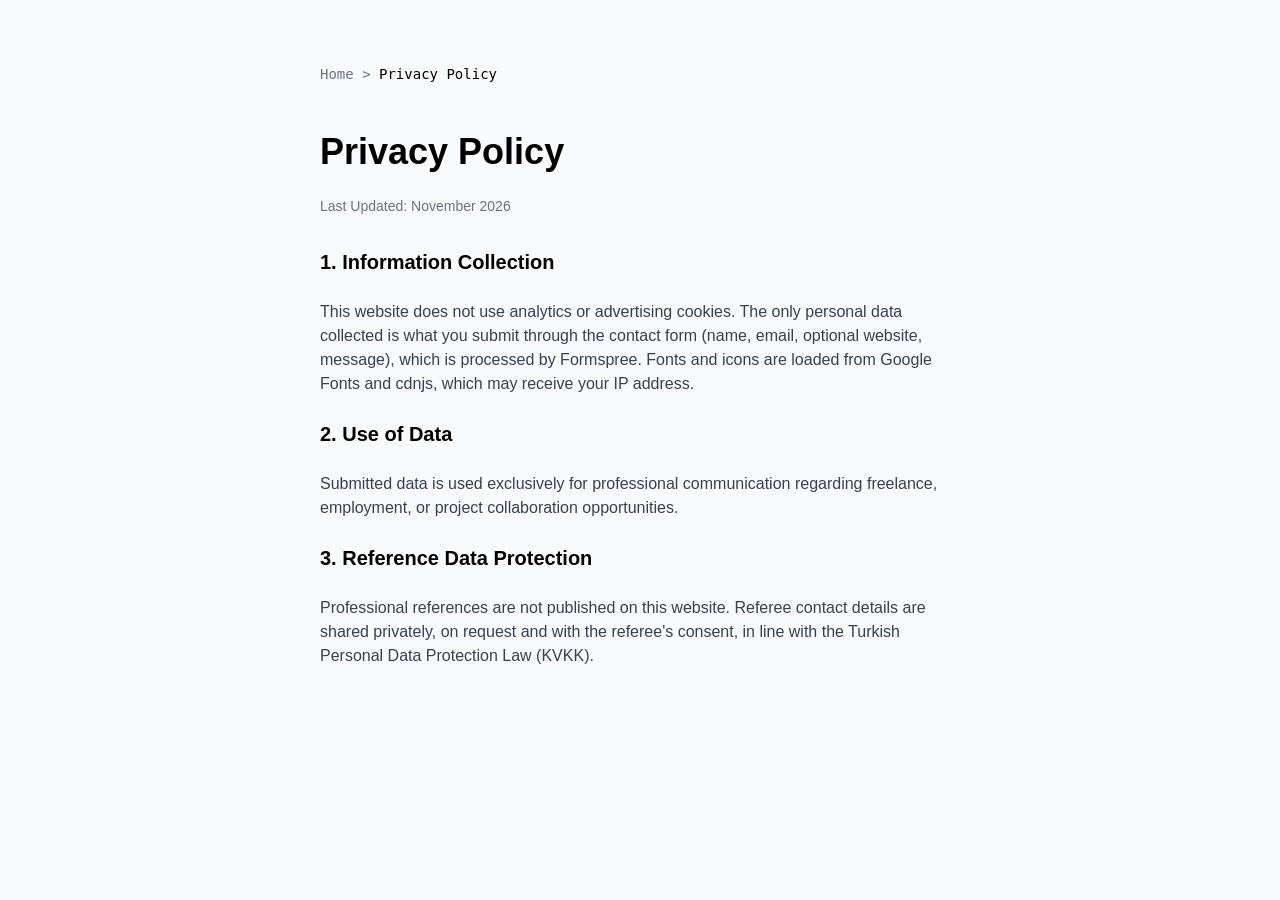
<file: privacy-policy.html>
﻿<!DOCTYPE html>
<html lang="en">
<head>
    <meta charset="UTF-8">
    <meta name="viewport" content="width=device-width, initial-scale=1.0">
    <meta http-equiv="Content-Security-Policy" content="default-src 'self'; script-src 'self'; style-src 'self' 'unsafe-inline'; img-src 'self' data: https://placehold.co; connect-src https://formspree.io; form-action https://formspree.io; base-uri 'self'; object-src 'none'">
    <meta name="referrer" content="strict-origin-when-cross-origin">
    <title>Privacy Policy | İsmet Uygur</title>
    <link rel="stylesheet" href="tailwind.css">
</head>
<body class="bg-[#f8fafc] text-black font-sans p-8 md:p-16 max-w-3xl mx-auto">
    <nav class="text-sm text-gray-500 font-mono mb-12">
        <a href="index.html" class="hover:text-[#0088ff]">Home</a> > <span class="text-black">Privacy Policy</span>
    </nav>
    <h1 class="text-4xl font-bold mb-6">Privacy Policy</h1>
    <p class="text-sm text-gray-500 mb-8">Last Updated: November 2026</p>

    <div class="space-y-6 text-gray-700">
        <h2 class="text-xl font-bold text-black">1. Information Collection</h2>
        <p>This website does not use analytics or advertising cookies. The only personal data collected is what you submit through the contact form (name, email, optional website, message), which is processed by Formspree. Fonts and icons are loaded from Google Fonts and cdnjs, which may receive your IP address.</p>

        <h2 class="text-xl font-bold text-black">2. Use of Data</h2>
        <p>Submitted data is used exclusively for professional communication regarding freelance, employment, or project collaboration opportunities.</p>

        <h2 class="text-xl font-bold text-black">3. Reference Data Protection</h2>
        <p>Professional references are not published on this website. Referee contact details are shared privately, on request and with the referee's consent, in line with the Turkish Personal Data Protection Law (KVKK).</p>
    </div>
</body>
</html>
</file>
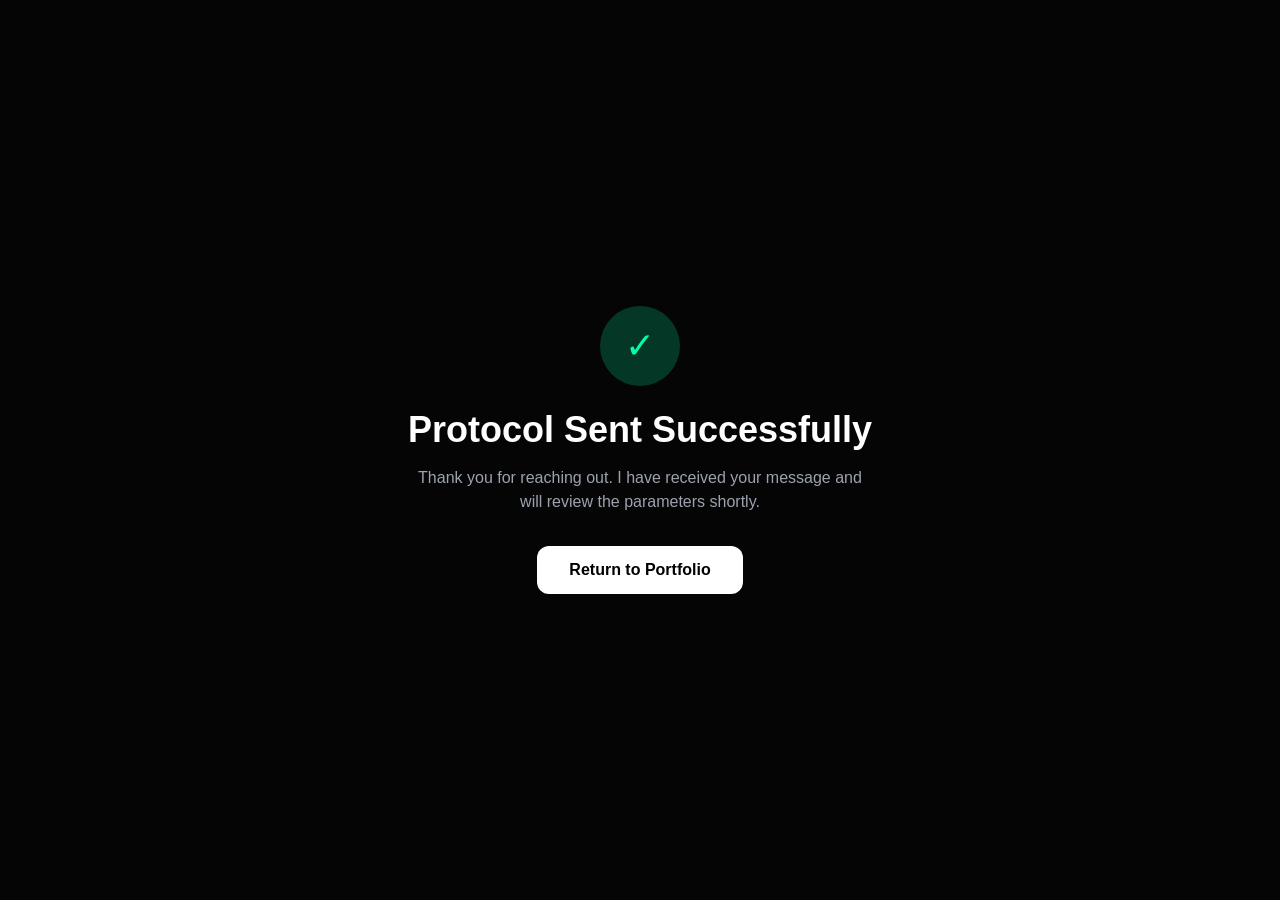
<file: thank-you.html>
﻿<!DOCTYPE html>
<html lang="en">
<head>
    <meta charset="UTF-8">
    <meta name="viewport" content="width=device-width, initial-scale=1.0">
    <meta http-equiv="Content-Security-Policy" content="default-src 'self'; script-src 'self'; style-src 'self' 'unsafe-inline'; img-src 'self' data: https://placehold.co; connect-src https://formspree.io; form-action https://formspree.io; base-uri 'self'; object-src 'none'">
    <meta name="referrer" content="strict-origin-when-cross-origin">
    <title>Protocol Sent - İsmet Uygur</title>
    <link rel="stylesheet" href="tailwind.css">
    <meta name="robots" content="noindex">
</head>
<body class="bg-[#050505] text-white h-screen flex flex-col items-center justify-center font-sans text-center px-4">
    <div class="w-20 h-20 bg-[#00ffaa]/20 text-[#00ffaa] rounded-full flex items-center justify-center text-4xl mb-6 mx-auto">
        ✓
    </div>
    <h1 class="text-4xl font-bold mb-4">Protocol Sent Successfully</h1>
    <p class="text-gray-400 mb-8 max-w-md mx-auto">Thank you for reaching out. I have received your message and will review the parameters shortly.</p>
    <a href="index.html" class="px-8 py-3 bg-white text-black font-bold rounded-xl hover:bg-[#00ffaa] transition-colors">Return to Portfolio</a>
</body>
</html>
</file>
<file: style.css>
﻿:root {
--cursor-x: 50%;
--cursor-y: 50%;
--theme-color: #00ffaa;
--bg-dark: #050505;
--bg-light: #f8fafc;
}

html { overflow-x: hidden; }

body {
background-color: var(--bg-dark);
color: #ffffff;
overflow-x: hidden;
}

#theme-glow {
position: fixed;
top: 0; left: 0; right: 0; bottom: 0;
pointer-events: none;
z-index: -1;
transition: background 1.2s ease-in-out;
}

body[data-current-theme="green"] #theme-glow {
background: radial-gradient(circle at 50% 50%, rgba(0, 255, 170, 0.07) 0%, transparent 60%);
}

body[data-current-theme="blue"] #theme-glow {
background: radial-gradient(circle at 50% 50%, rgba(0, 136, 255, 0.07) 0%, transparent 60%);
}

#bg-canvas {
position: fixed;
top: 0; left: 0; width: 100vw; height: 100vh;
z-index: -100;
opacity: 0.1;
pointer-events: none;
}

::-webkit-scrollbar { width: 8px; }
::-webkit-scrollbar-track { background: var(--bg-dark); }
::-webkit-scrollbar-thumb { background: rgba(150,150,150,0.5); border-radius: 10px; }
::-webkit-scrollbar-thumb:hover { background: var(--theme-color); }

.glass {
background: rgba(15, 15, 15, 0.5);
backdrop-filter: blur(12px);
-webkit-backdrop-filter: blur(12px);
border: 1px solid rgba(255, 255, 255, 0.08);
box-shadow: 0 8px 32px 0 rgba(0, 0, 0, 0.4);
}

.glass-card {
background: linear-gradient(145deg, rgba(255,255,255,0.03) 0%, rgba(255,255,255,0.01) 100%);
border: 1px solid rgba(255,255,255,0.05);
border-radius: 24px;
position: relative;
overflow: hidden;
transition: all 0.4s cubic-bezier(0.175, 0.885, 0.32, 1.275);
}

.glass-card::before {
content: ""; position: absolute; inset: 0;
background: radial-gradient(800px circle at var(--mouse-x) var(--mouse-y), rgba(255,255,255,0.06), transparent 40%);
z-index: 1; opacity: 0; transition: opacity 0.5s; pointer-events: none;
}
.glass-card:hover::before { opacity: 1; }

.glass-card::after {
content: ""; position: absolute; inset: 0px;
border-radius: inherit; padding: 1px;
background: radial-gradient(400px circle at var(--mouse-x) var(--mouse-y), var(--theme-color), transparent 40%);
-webkit-mask: linear-gradient(#fff 0 0) content-box, linear-gradient(#fff 0 0);
-webkit-mask-composite: xor; mask-composite: exclude;
opacity: 0; transition: opacity 0.5s; z-index: 0; pointer-events: none;
}
.glass-card:hover::after { opacity: 1; }

/* Glassmorphism Utilities - Light Sections */
.glass-card-light {
background: rgba(255, 255, 255, 0.6);
backdrop-filter: blur(12px);
-webkit-backdrop-filter: blur(12px);
border: 1px solid rgba(0,0,0,0.08);
box-shadow: 0 8px 32px 0 rgba(0, 0, 0, 0.05);
border-radius: 24px;
position: relative;
overflow: hidden;
transition: all 0.4s cubic-bezier(0.175, 0.885, 0.32, 1.275);
}

.glass-card-light::before {
content: ""; position: absolute; inset: 0;
background: radial-gradient(800px circle at var(--mouse-x) var(--mouse-y), rgba(0,0,0,0.03), transparent 40%);
z-index: 1; opacity: 0; transition: opacity 0.5s; pointer-events: none;
}
.glass-card-light:hover::before { opacity: 1; }

.glass-card-light::after {
content: ""; position: absolute; inset: 0px;
border-radius: inherit; padding: 1px;
background: radial-gradient(400px circle at var(--mouse-x) var(--mouse-y), var(--theme-color), transparent 40%);
-webkit-mask: linear-gradient(#fff 0 0) content-box, linear-gradient(#fff 0 0);
-webkit-mask-composite: xor; mask-composite: exclude;
opacity: 0; transition: opacity 0.5s; z-index: 0; pointer-events: none;
}
.glass-card-light:hover::after { opacity: 1; }

#cursor-container {
pointer-events: none;
z-index: 9999;
}

.cursor-dot, .cursor-ring {
position: fixed;
top: 0; left: 0;
transform: translate(-50%, -50%);
border-radius: 50%;
pointer-events: none;
}

.cursor-dot {
width: 6px; height: 6px;
background-color: var(--theme-color);
transition: width 0.2s, height 0.2s, background-color 0.3s;
z-index: 10000;
}

.cursor-ring {
border: 1.5px solid var(--theme-color);
transition: width 0.1s, height 0.1s, border-color 0.3s;
}

.cursor-ring-1 { width: 34px; height: 34px; opacity: 0.8; }
.cursor-ring-2 { width: 55px; height: 55px; opacity: 0.4; border-style: dashed; border-width: 1px;}

/* Hover states for cursor */
.hovering .cursor-ring-1 {
width: 60px; height: 60px;
background-color: rgba(150, 150, 150, 0.1);
border-color: var(--theme-color);
}
.hovering .cursor-ring-2 {
width: 80px; height: 80px;
opacity: 0.8;
transform: translate(-50%, -50%) rotate(45deg);
animation: rotateRing 3s linear infinite;
}
.hovering .cursor-dot {
transform: translate(-50%, -50%) scale(0);
}

@keyframes rotateRing {
0% { transform: translate(-50%, -50%) rotate(0deg); }
100% { transform: translate(-50%, -50%) rotate(360deg); }
}

body.light-section-active .cursor-ring-1,
body.light-section-active .cursor-ring-2 {
border-color: var(--theme-color);
}
body.light-section-active .hovering .cursor-ring-1 {
background-color: rgba(0, 0, 0, 0.05);
}

.text-gradient {
background-clip: text; -webkit-background-clip: text;
-webkit-text-fill-color: transparent;
background-image: linear-gradient(90deg, currentColor, var(--theme-color));
transition: background-image 0.5s ease;
}

.tilt-element { transform-style: preserve-3d; transform: perspective(1000px); }
.tilt-content { transform: translateZ(30px); }

.reveal { opacity: 0; transform: translateY(40px); transition: all 0.8s cubic-bezier(0.5, 0, 0, 1); }
.reveal.active { opacity: 1; transform: translateY(0); }

.theme-transition { transition: color 0.5s, border-color 0.5s, background-color 0.5s, box-shadow 0.5s; }

.blob-bg {
position: absolute;
z-index: -1;
pointer-events: none;
filter: blur(80px);
border-radius: 50%;
}

header.header-light .glass {
background: rgba(255, 255, 255, 0.85);
border-color: rgba(0,0,0,0.1);
box-shadow: 0 8px 32px 0 rgba(0, 0, 0, 0.05);
}
header.header-light .logo-text { color: #000; }
header.header-light .nav-link { color: #555; }
header.header-light .nav-link:hover { color: #000; }
header.header-light .header-btn { background: #000; color: #fff; }

/* Accessibility & responsiveness */
a:focus-visible, button:focus-visible, input:focus-visible, textarea:focus-visible {
outline: 2px solid var(--theme-color);
outline-offset: 3px;
}

@media (max-width: 767px) {
footer { padding-bottom: 5.5rem; }
}

@media (prefers-reduced-motion: reduce) {
*, *::before, *::after {
animation-duration: 0.01ms !important;
animation-iteration-count: 1 !important;
transition-duration: 0.01ms !important;
scroll-behavior: auto !important;
}
.reveal { opacity: 1; transform: none; }
}
</file>
